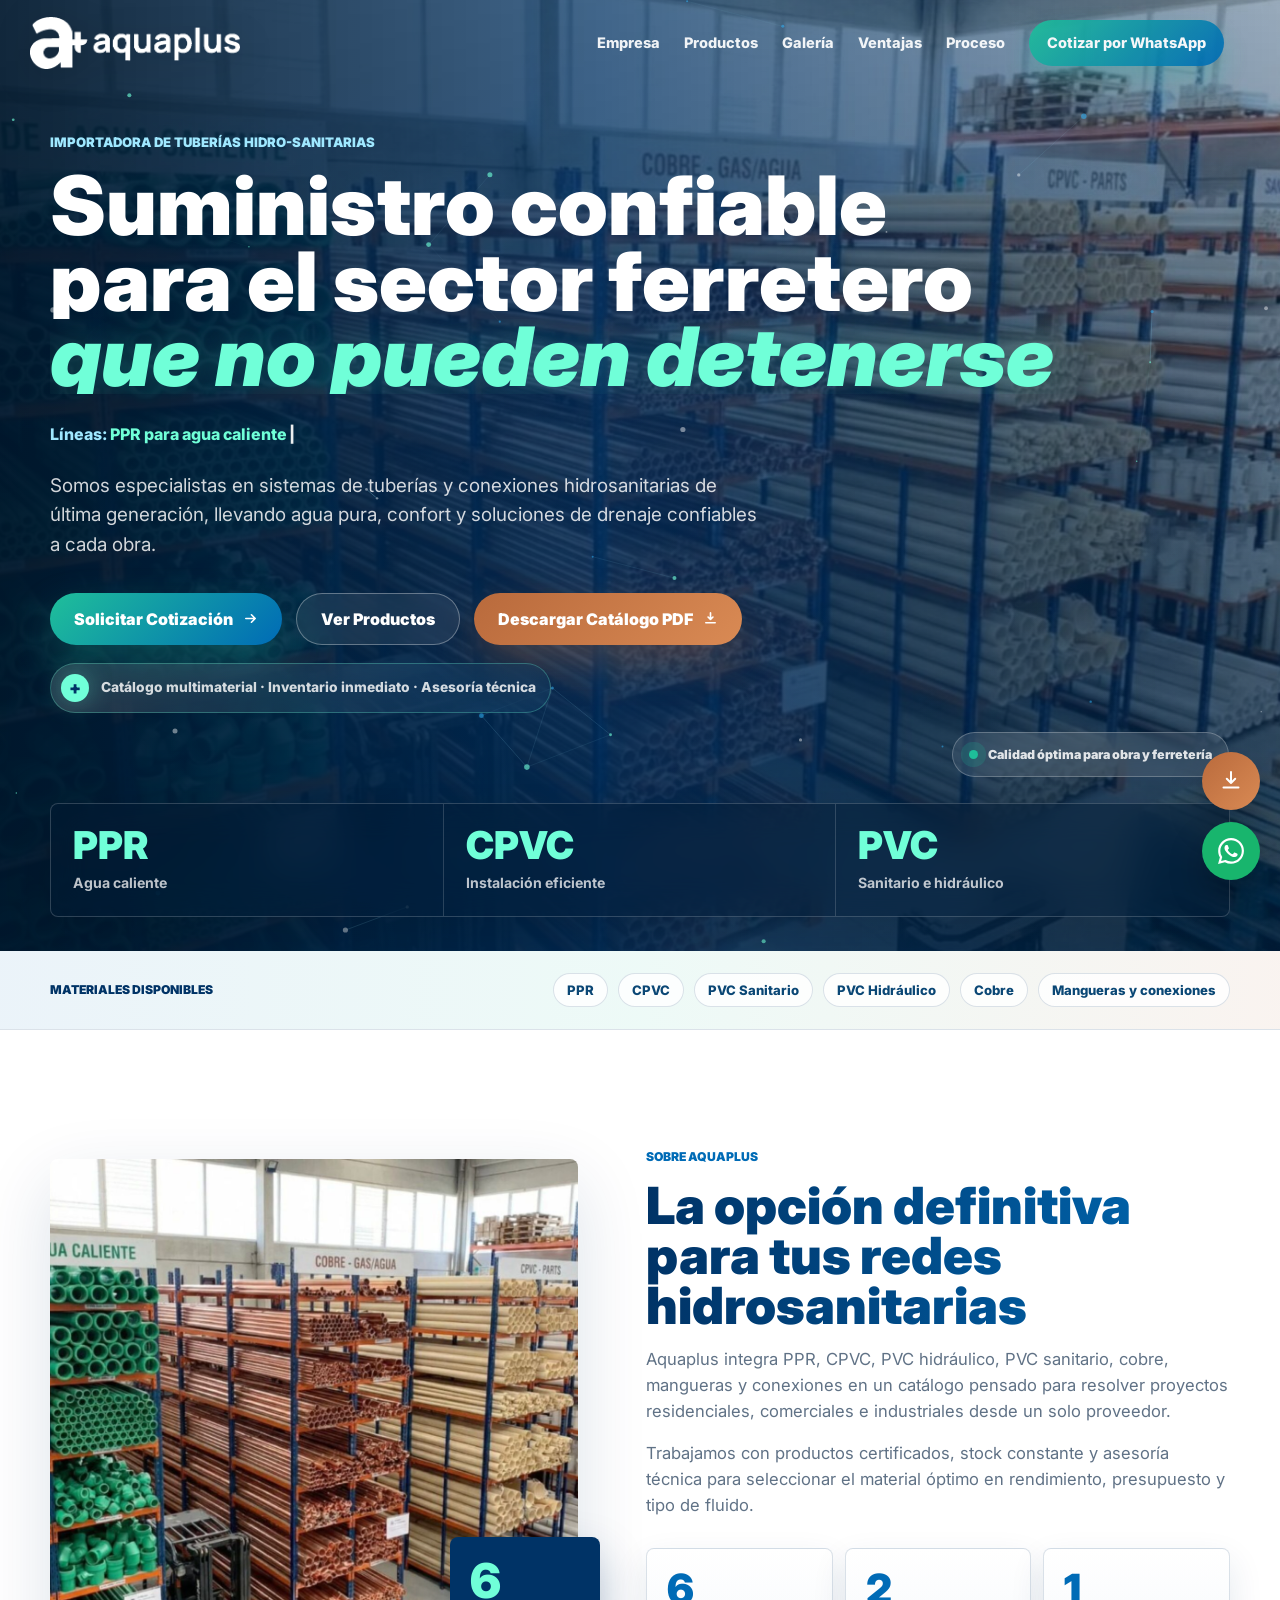
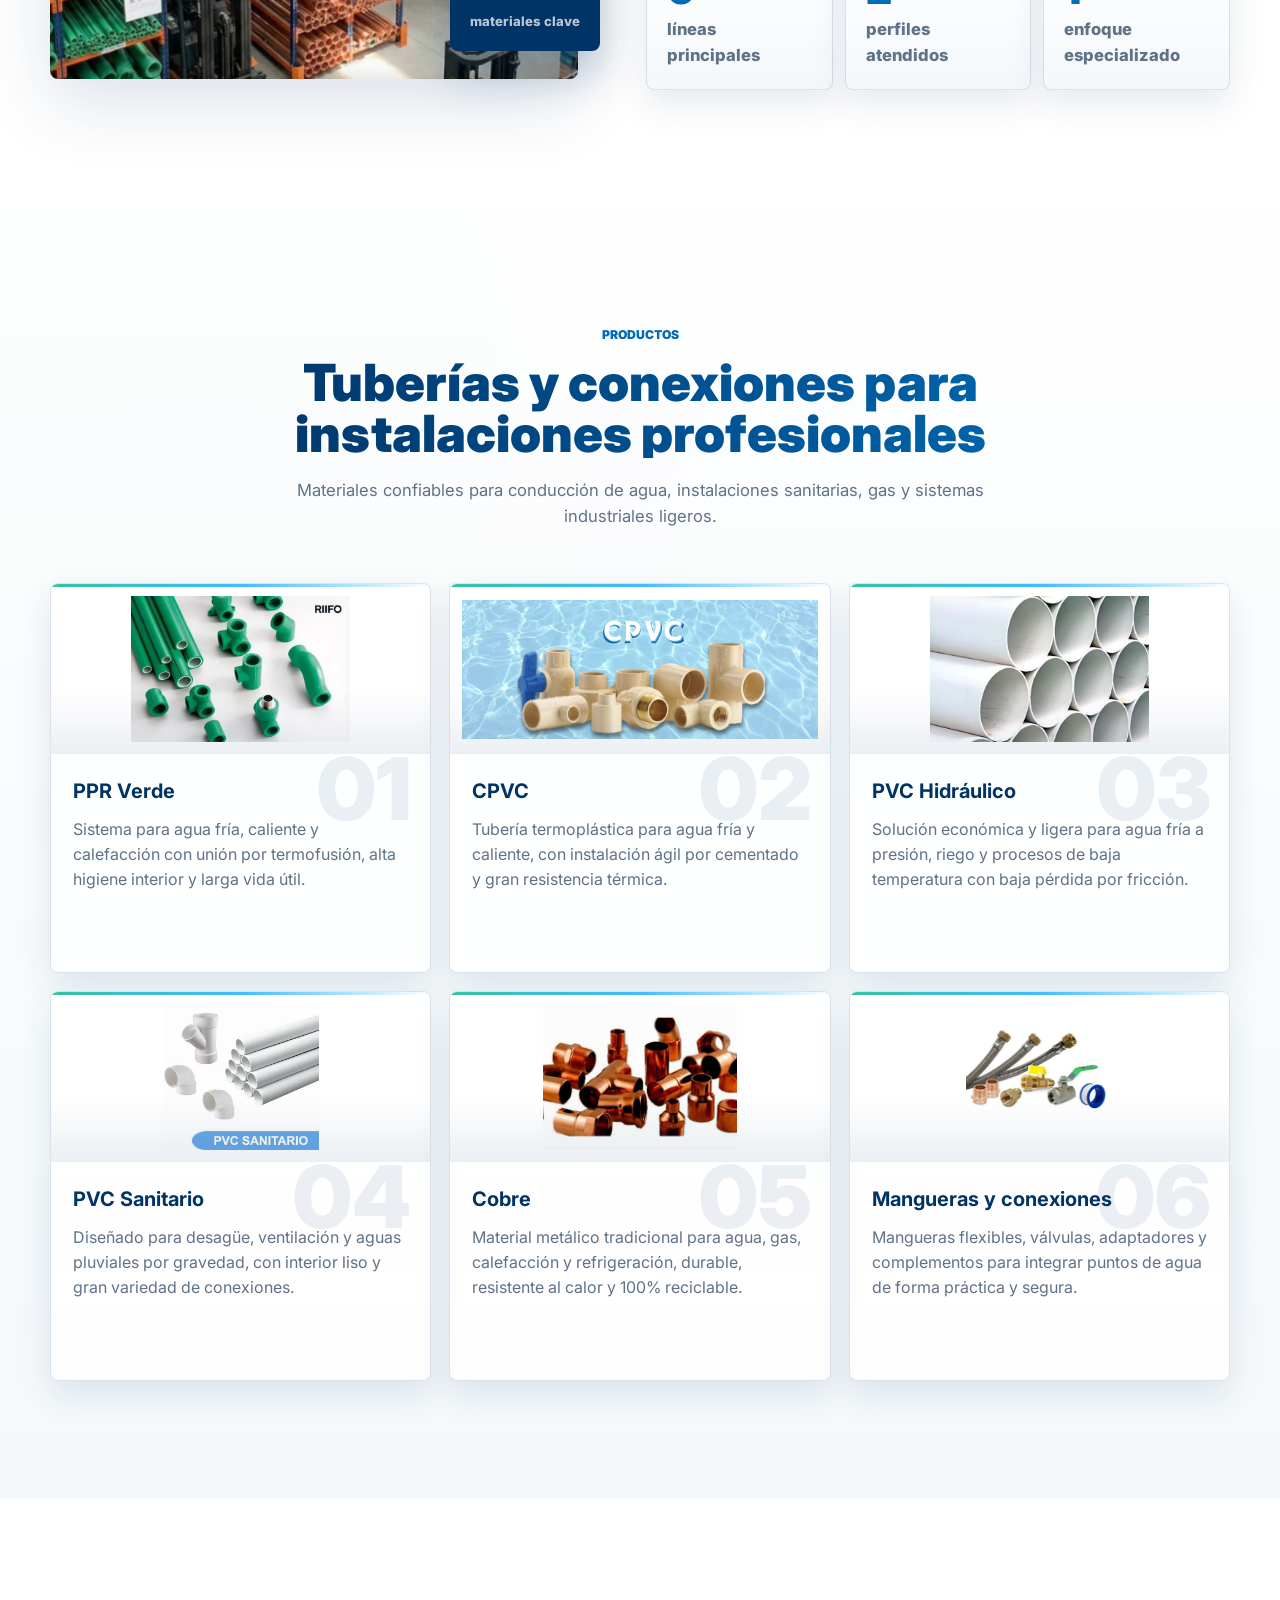
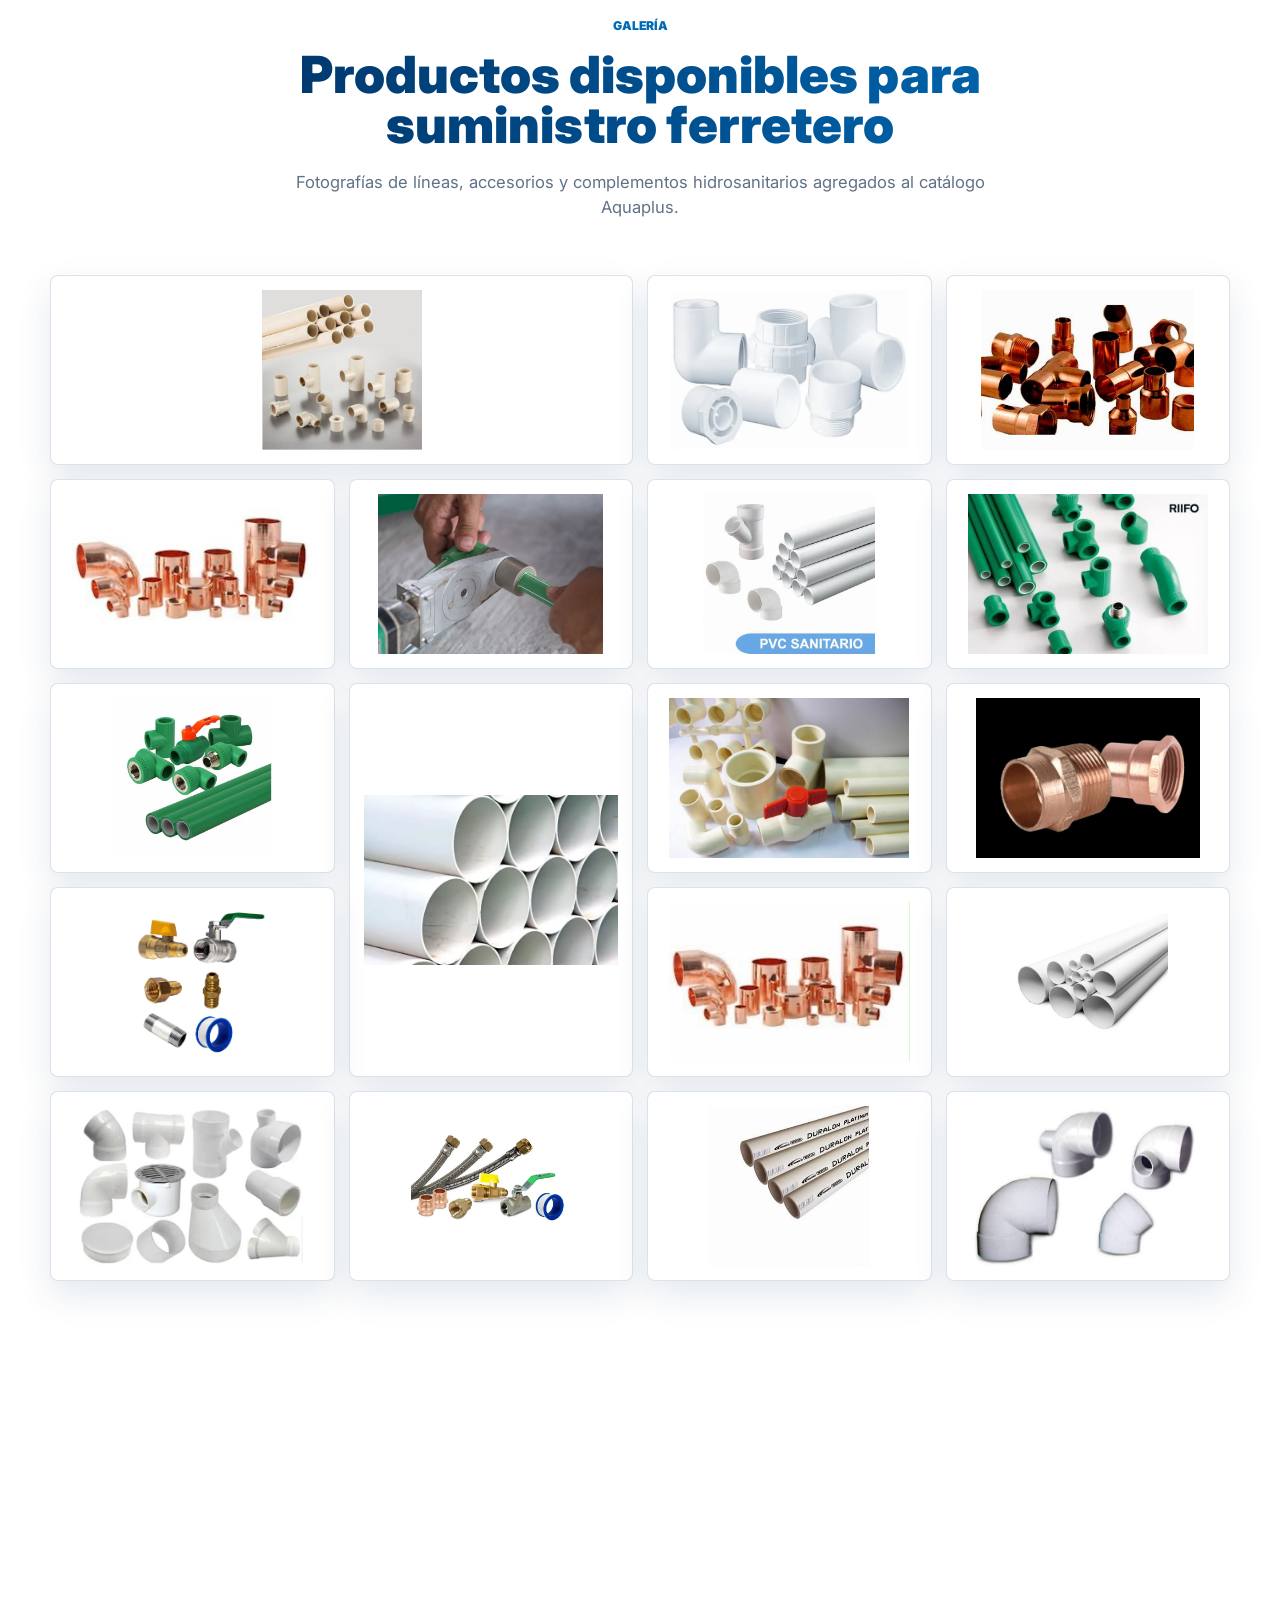
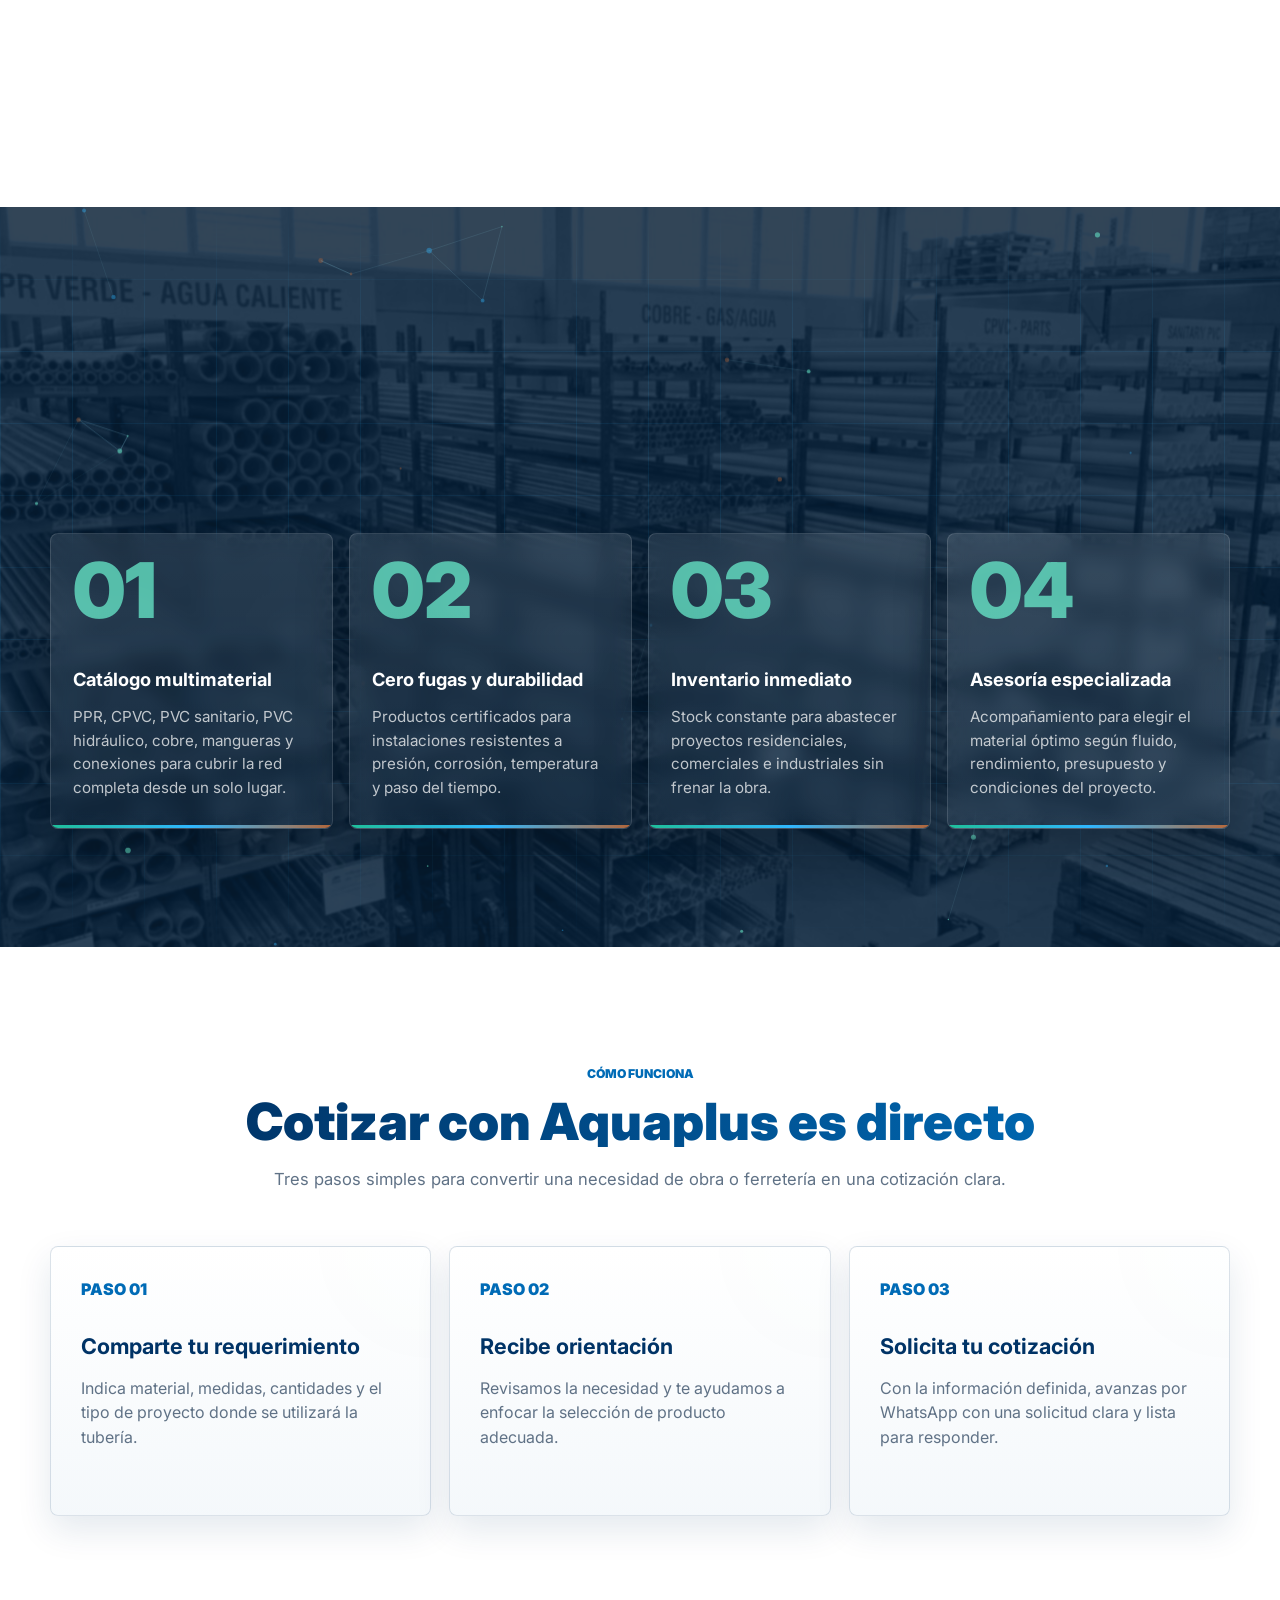
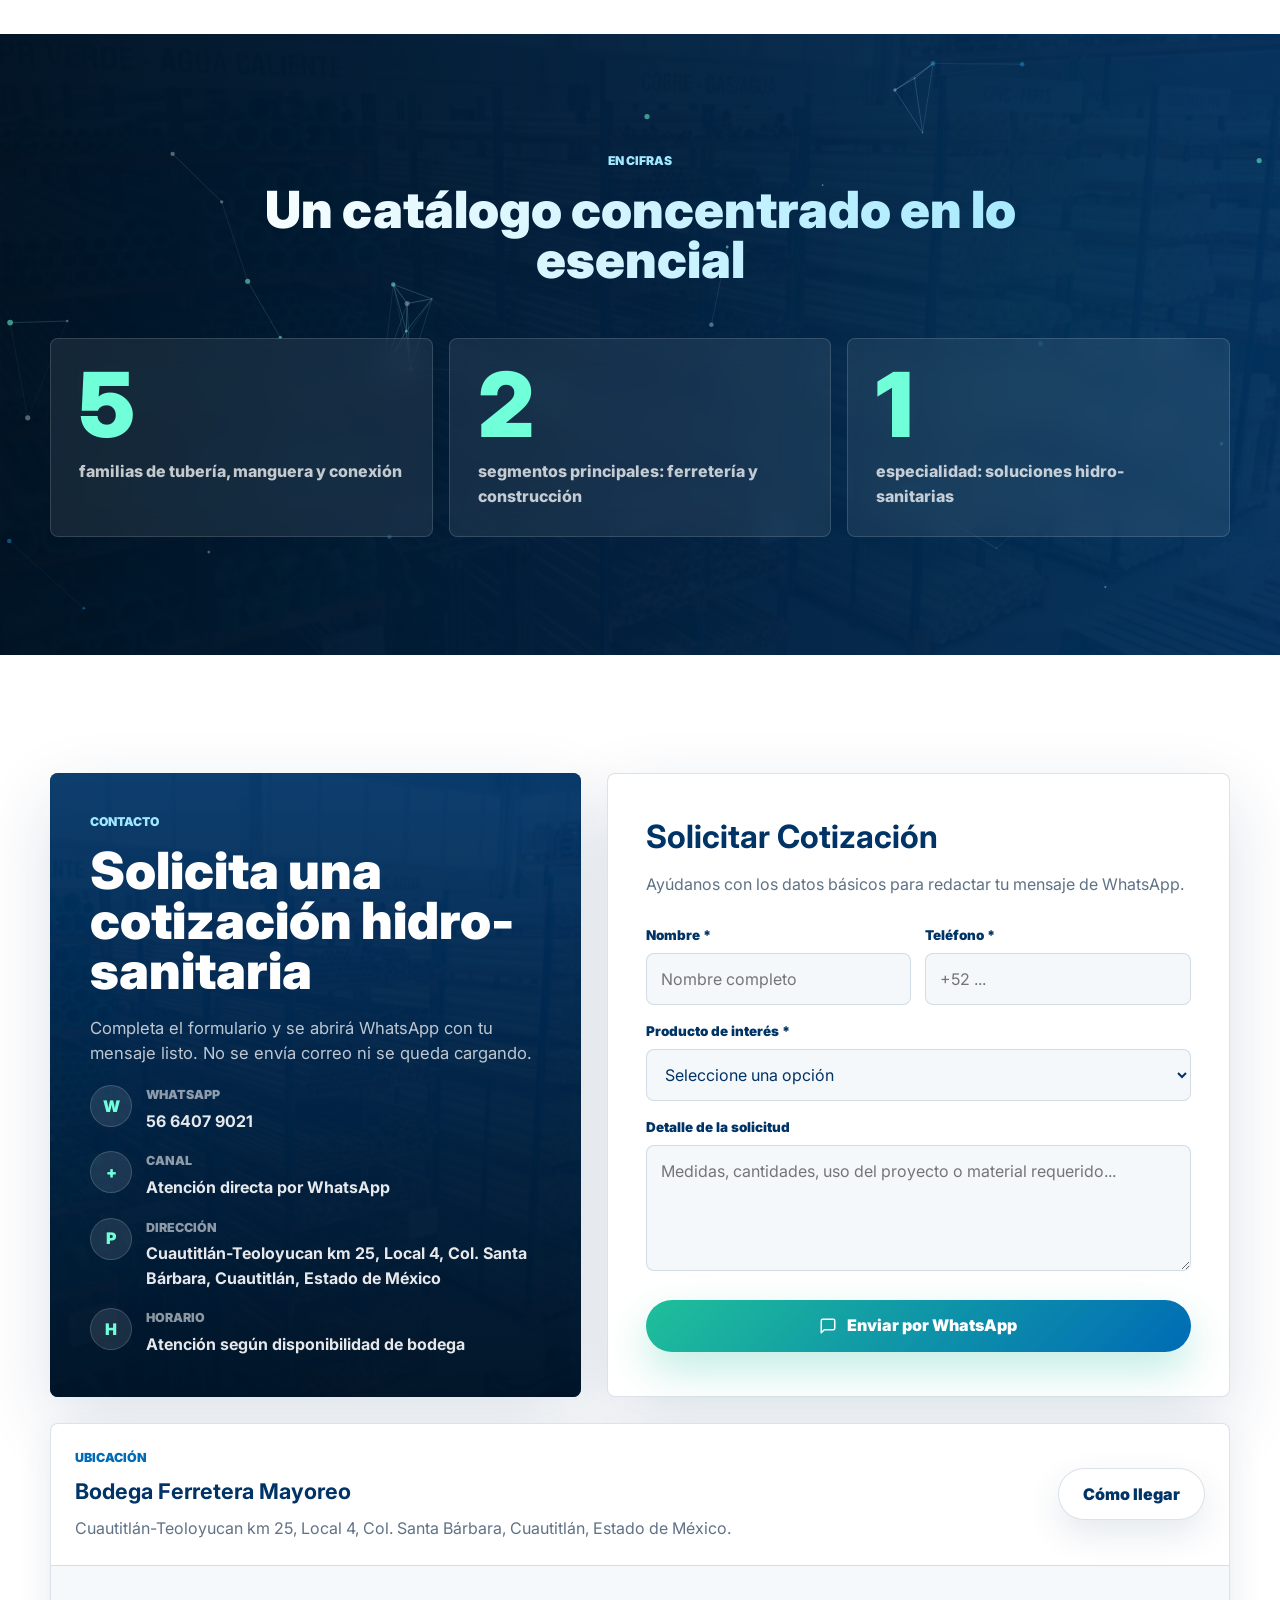
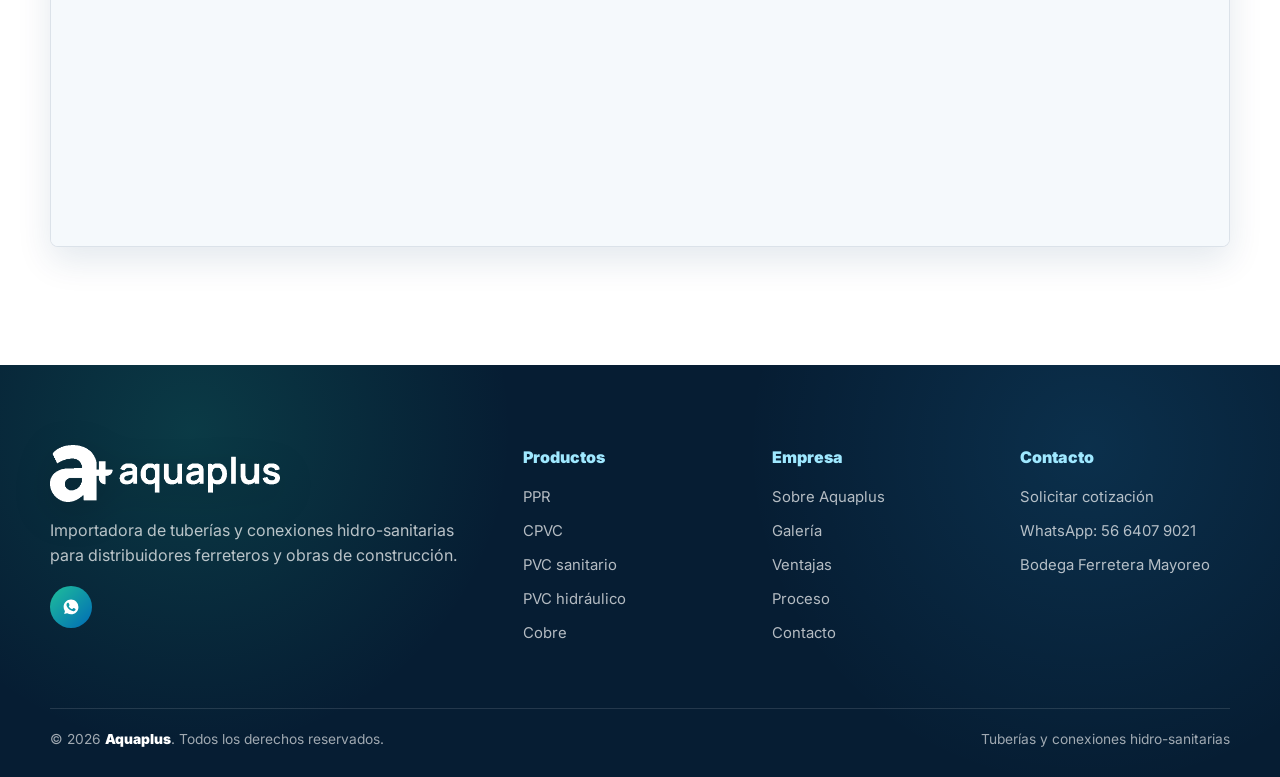
<file: index.html>
<!DOCTYPE html>
<html lang="es">
<head>
  <meta charset="UTF-8">
  <meta name="viewport" content="width=device-width, initial-scale=1.0">
  <title>Aquaplus | Importadora de Tuberías Hidro-Sanitarias</title>
  <meta name="description" content="Aquaplus comercializa sistemas de tuberías, mangueras y conexiones hidrosanitarias PPR, CPVC, PVC sanitario, PVC hidráulico y cobre para obra, ferretería e industria.">
  <meta name="keywords" content="Aquaplus, tuberías hidro-sanitarias, PPR, CPVC, PVC sanitario, PVC hidráulico, cobre, mangueras, conexiones hidráulicas, distribuidores ferreteros, obras de construcción">
  <meta property="og:title" content="Aquaplus | Soluciones hidro-sanitarias para ferreterías y construcción">
  <meta property="og:description" content="Tuberías, mangueras y conexiones PPR, CPVC, PVC sanitario, PVC hidráulico y cobre con enfoque profesional para ferreterías y obra.">
  <meta property="og:type" content="website">
  <meta property="og:image" content="assets/aquaplus-inventario.jpeg">
  <link rel="icon" type="image/png" href="assets/aquaplus-mark.png">
  <link rel="preconnect" href="https://fonts.googleapis.com">
  <link rel="preconnect" href="https://fonts.gstatic.com" crossorigin>
  <link href="https://fonts.googleapis.com/css2?family=Inter:wght@400;500;600;700;800;900&amp;display=swap" rel="stylesheet">
  <link rel="stylesheet" href="styles.css">
</head>
<body>

<!-- LOADER -->
<div id="loader" aria-hidden="true">
  <div class="ld-logo">
    <img src="assets/aquaplus-logo-horizontal.png" alt="" class="ld-logo-img">
    <div class="ld-ring"></div>
  </div>
  <div class="ld-brand">
    <p class="ld-name">Aqua<span>plus</span></p>
    <p class="ld-tag">Soluciones hidro-sanitarias</p>
  </div>
  <div class="ld-progress">
    <div class="ld-track"><div class="ld-fill"></div></div>
    <p class="ld-note">Cargando...</p>
  </div>
</div>

<!-- NAV -->
<nav id="nav" role="navigation" aria-label="Menú principal">
  <div class="nav-wrap">
    <a href="#hero" class="logo" aria-label="Aquaplus">
      <img src="assets/aquaplus-logo-horizontal.png" alt="Aquaplus" class="logo-img">
    </a>
    <ul class="nav-links" role="list">
      <li><a href="#about">Empresa</a></li>
      <li><a href="#services">Productos</a></li>
      <li><a href="#gallery">Galería</a></li>
      <li><a href="#why">Ventajas</a></li>
      <li><a href="#process">Proceso</a></li>
      <li><a href="#contact" class="nav-cta">Cotizar por WhatsApp</a></li>
    </ul>
    <button class="hamburger" id="ham" aria-label="Abrir menú" aria-expanded="false">
      <span></span><span></span><span></span>
    </button>
  </div>
</nav>

<div id="mob" class="mob-menu" role="navigation" aria-label="Menú móvil">
  <a href="#about">Empresa</a>
  <a href="#services">Productos</a>
  <a href="#gallery">Galería</a>
  <a href="#why">Ventajas</a>
  <a href="#process">Proceso</a>
  <a href="#contact">Cotizar por WhatsApp</a>
</div>

<main>

<!-- HERO -->
<section id="hero" aria-label="Encabezado principal">
  <div class="hero-bg fixed-bg" aria-hidden="true"></div>
  <div class="hero-ov" aria-hidden="true"></div>
  <canvas id="pcanvas" class="particle-canvas" aria-hidden="true"></canvas>

  <div class="hero-body">
    <div class="wrap">
      <p class="hero-eyebrow rev">Importadora de tuberías hidro-sanitarias</p>
      <h1 class="hero-h1 rev d1">
        <span class="h1-line"><span class="h1-inner">Suministro confiable</span></span>
        <span class="h1-line"><span class="h1-inner">para el sector ferretero</span></span>
        <span class="h1-line h1-accent"><span class="h1-inner">que no pueden detenerse</span></span>
      </h1>
      <p class="hero-typewriter rev d2" aria-label="Materiales disponibles">
        <span class="tw-label">Líneas:</span>
        <span class="tw-text" id="twText"></span><span class="tw-cursor" aria-hidden="true">|</span>
      </p>
      <p class="hero-p rev d3">
        Somos especialistas en sistemas de tuberías y conexiones hidrosanitarias de última generación, llevando agua pura, confort y soluciones de drenaje confiables a cada obra.
      </p>
      <div class="hero-btns rev d4">
        <a href="https://wa.me/525664079021?text=Hola%2C%20quiero%20solicitar%20una%20cotizaci%C3%B3n%20de%20tuber%C3%ADas%20y%20conexiones%20Aquaplus." target="_blank" rel="noopener noreferrer" class="btn-primary">
          Solicitar Cotización
          <svg width="15" height="15" viewBox="0 0 16 16" fill="none" aria-hidden="true">
            <path d="M3 8h10M9 4l4 4-4 4" stroke="currentColor" stroke-width="1.75" stroke-linecap="round" stroke-linejoin="round"/>
          </svg>
        </a>
        <a href="#services" class="btn-secondary">Ver Productos</a>
        <a href="https://drive.google.com/uc?export=download&amp;id=1cywzPH9WtXy5QPLz_uITSjXoz3-iJM-T" target="_blank" rel="noopener noreferrer" class="btn-catalog">
          Descargar Catálogo PDF
          <svg width="15" height="15" viewBox="0 0 16 16" fill="none" aria-hidden="true">
            <path d="M8 2v7m0 0l2.6-2.6M8 9L5.4 6.4M3 12.5h10" stroke="currentColor" stroke-width="1.75" stroke-linecap="round" stroke-linejoin="round"/>
          </svg>
        </a>
      </div>
      <div class="plus-signal rev d4" aria-label="Ventaja Aquaplus">
        <span class="plus-mark">+</span>
        <span>Catálogo multimaterial · Inventario inmediato · Asesoría técnica</span>
      </div>
    </div>
  </div>

  <div class="hero-stats" aria-label="Datos clave">
    <div class="wrap">
      <div class="stats-row">
        <div class="stat-col">
          <span class="stat-val">PPR</span>
          <span class="stat-lbl">Agua caliente</span>
        </div>
        <div class="stat-col">
          <span class="stat-val">CPVC</span>
          <span class="stat-lbl">Instalación eficiente</span>
        </div>
        <div class="stat-col">
          <span class="stat-val">PVC</span>
          <span class="stat-lbl">Sanitario e hidráulico</span>
        </div>
      </div>
    </div>
  </div>

  <div class="hero-badge" aria-hidden="true">
    <span class="hb-dot"></span>
    <span class="hb-text">Calidad óptima para obra y ferretería</span>
  </div>
</section>

<!-- TRUST BAR -->
<section id="trust" aria-label="Materiales que manejamos">
  <div class="trust-bg" aria-hidden="true"></div>
  <div class="wrap">
    <div class="trust-row rev">
      <p class="trust-label">Materiales disponibles</p>
      <div class="trust-chips">
        <span class="trust-chip">PPR</span>
        <span class="trust-chip">CPVC</span>
        <span class="trust-chip">PVC Sanitario</span>
        <span class="trust-chip">PVC Hidráulico</span>
        <span class="trust-chip">Cobre</span>
        <span class="trust-chip">Mangueras y conexiones</span>
      </div>
    </div>
  </div>
</section>

<!-- ABOUT -->
<section id="about" class="section bg-white">
  <div class="wrap">
    <div class="about-grid">
      <div class="about-img-wrap rev from-l">
        <div class="about-img-main">
          <img src="assets/aquaplus-inventario.jpeg" alt="Inventario real de tuberías PPR, cobre, CPVC y PVC de Aquaplus" loading="lazy">
        </div>
        <div class="about-accent">
          <p class="a-num">6</p>
          <p class="a-lbl">materiales clave</p>
        </div>
      </div>
      <div class="about-text rev">
        <p class="eyebrow">Sobre Aquaplus</p>
        <h2 class="heading heading--shine">La opción definitiva para tus redes hidrosanitarias</h2>
        <p>Aquaplus integra PPR, CPVC, PVC hidráulico, PVC sanitario, cobre, mangueras y conexiones en un catálogo pensado para resolver proyectos residenciales, comerciales e industriales desde un solo proveedor.</p>
        <p>Trabajamos con productos certificados, stock constante y asesoría técnica para seleccionar el material óptimo en rendimiento, presupuesto y tipo de fluido.</p>
        <div class="about-stats">
          <div class="a-stat">
            <p class="a-stat-n" data-count="6" data-prefix="" data-suffix=""></p>
            <p class="a-stat-l">líneas principales</p>
          </div>
          <div class="a-stat">
            <p class="a-stat-n" data-count="2" data-prefix="" data-suffix=""></p>
            <p class="a-stat-l">perfiles atendidos</p>
          </div>
          <div class="a-stat">
            <p class="a-stat-n" data-count="1" data-prefix="" data-suffix=""></p>
            <p class="a-stat-l">enfoque especializado</p>
          </div>
        </div>
      </div>
    </div>
  </div>
</section>

<!-- SERVICES -->
<section id="services" class="section bg-off">
  <div class="wrap">
    <div class="section-head section-head--center rev">
      <p class="eyebrow">Productos</p>
      <h2 class="heading heading--shine">Tuberías y conexiones para instalaciones profesionales</h2>
      <p class="sub">Materiales confiables para conducción de agua, instalaciones sanitarias, gas y sistemas industriales ligeros.</p>
    </div>
    <div class="svc-grid product-grid">
      <article class="svc-card product-card rev d1">
        <div class="product-photo ppr"><img src="assets/producto-ppr.jpeg" alt="Tubería PPR verde para agua caliente" loading="lazy"></div>
        <span class="svc-num" aria-hidden="true">01</span>
        <h3>PPR Verde</h3>
        <p>Sistema para agua fría, caliente y calefacción con unión por termofusión, alta higiene interior y larga vida útil.</p>
      </article>
      <article class="svc-card product-card rev d2">
        <div class="product-photo cpvc"><img src="assets/producto-cpvc.jpeg" alt="Tubería CPVC para agua caliente y fría" loading="lazy"></div>
        <span class="svc-num" aria-hidden="true">02</span>
        <h3>CPVC</h3>
        <p>Tubería termoplástica para agua fría y caliente, con instalación ágil por cementado y gran resistencia térmica.</p>
      </article>
      <article class="svc-card product-card rev d3">
        <div class="product-photo hydraulic"><img src="assets/producto-pvc-hidraulico.jpeg" alt="Tubería PVC hidráulico para conducción de agua a presión" loading="lazy"></div>
        <span class="svc-num" aria-hidden="true">03</span>
        <h3>PVC Hidráulico</h3>
        <p>Solución económica y ligera para agua fría a presión, riego y procesos de baja temperatura con baja pérdida por fricción.</p>
      </article>
      <article class="svc-card product-card rev d4">
        <div class="product-photo sanitary"><img src="assets/producto-pvc-sanitario.jpeg" alt="Tubería PVC sanitario para drenaje y ventilación" loading="lazy"></div>
        <span class="svc-num" aria-hidden="true">04</span>
        <h3>PVC Sanitario</h3>
        <p>Diseñado para desagüe, ventilación y aguas pluviales por gravedad, con interior liso y gran variedad de conexiones.</p>
      </article>
      <article class="svc-card product-card rev d5">
        <div class="product-photo copper"><img src="assets/producto-cobre.jpeg" alt="Tubería y conexiones de cobre para gas y agua" loading="lazy"></div>
        <span class="svc-num" aria-hidden="true">05</span>
        <h3>Cobre</h3>
        <p>Material metálico tradicional para agua, gas, calefacción y refrigeración, durable, resistente al calor y 100% reciclable.</p>
      </article>
      <article class="svc-card product-card rev d6">
        <div class="product-photo hoses"><img src="assets/producto-mangueras.jpeg" alt="Mangueras y conexiones para instalaciones hidrosanitarias" loading="lazy"></div>
        <span class="svc-num" aria-hidden="true">06</span>
        <h3>Mangueras y conexiones</h3>
        <p>Mangueras flexibles, válvulas, adaptadores y complementos para integrar puntos de agua de forma práctica y segura.</p>
      </article>
    </div>
  </div>
</section>

<!-- GALLERY -->
<section id="gallery" class="section bg-white">
  <div class="wrap">
    <div class="section-head section-head--center rev">
      <p class="eyebrow">Galería</p>
      <h2 class="heading heading--shine">Productos disponibles para suministro ferretero</h2>
      <p class="sub">Fotografías de líneas, accesorios y complementos hidrosanitarios agregados al catálogo Aquaplus.</p>
    </div>
    <div class="gallery-grid">
      <figure class="gallery-item gallery-item--wide rev d1">
        <img src="assets/galeria/galeria-01.jpeg" alt="Tuberías y conexiones para instalaciones hidrosanitarias" loading="lazy">
      </figure>
      <figure class="gallery-item rev d2">
        <img src="assets/galeria/galeria-02.jpeg" alt="Conexiones PVC blancas" loading="lazy">
      </figure>
      <figure class="gallery-item rev d3">
        <img src="assets/galeria/galeria-03.jpeg" alt="Conexiones de cobre" loading="lazy">
      </figure>
      <figure class="gallery-item rev d4">
        <img src="assets/galeria/galeria-04.jpeg" alt="Accesorios de cobre para instalación" loading="lazy">
      </figure>
      <figure class="gallery-item rev d5">
        <img src="assets/galeria/galeria-05.jpeg" alt="Instalación de tubería PPR por termofusión" loading="lazy">
      </figure>
      <figure class="gallery-item rev d6">
        <img src="assets/galeria/galeria-06.jpeg" alt="PVC sanitario y conexiones" loading="lazy">
      </figure>
      <figure class="gallery-item rev d1">
        <img src="assets/galeria/galeria-07.jpeg" alt="Tubería PPR verde y conexiones" loading="lazy">
      </figure>
      <figure class="gallery-item rev d2">
        <img src="assets/galeria/galeria-08.jpeg" alt="Tubería PPR verde con adaptadores" loading="lazy">
      </figure>
      <figure class="gallery-item gallery-item--tall rev d3">
        <img src="assets/galeria/galeria-09.jpeg" alt="Tubería PVC hidráulica" loading="lazy">
      </figure>
      <figure class="gallery-item rev d4">
        <img src="assets/galeria/galeria-10.jpeg" alt="Tubería CPVC y válvulas" loading="lazy">
      </figure>
      <figure class="gallery-item rev d5">
        <img src="assets/galeria/galeria-11.jpeg" alt="Adaptador de cobre para instalaciones" loading="lazy">
      </figure>
      <figure class="gallery-item rev d6">
        <img src="assets/galeria/galeria-12.jpeg" alt="Mangueras flexibles y válvulas" loading="lazy">
      </figure>
      <figure class="gallery-item rev d1">
        <img src="assets/galeria/galeria-13.jpeg" alt="Conexiones de cobre para gas y agua" loading="lazy">
      </figure>
      <figure class="gallery-item rev d2">
        <img src="assets/galeria/galeria-14.jpeg" alt="Tubería PVC blanca" loading="lazy">
      </figure>
      <figure class="gallery-item rev d3">
        <img src="assets/galeria/galeria-15.jpeg" alt="Conexiones PVC sanitario" loading="lazy">
      </figure>
      <figure class="gallery-item rev d4">
        <img src="assets/galeria/galeria-16.jpeg" alt="Mangueras y conexiones flexibles" loading="lazy">
      </figure>
      <figure class="gallery-item rev d5">
        <img src="assets/galeria/galeria-17.jpeg" alt="Tubería CPVC para agua caliente" loading="lazy">
      </figure>
      <figure class="gallery-item rev d6">
        <img src="assets/galeria/galeria-18.jpeg" alt="Codos PVC para instalación sanitaria" loading="lazy">
      </figure>
      <figure class="gallery-item gallery-item--wide rev d1">
        <img src="assets/galeria/galeria-19.jpeg" alt="Mangueras flexibles para conexión hidráulica" loading="lazy">
      </figure>
      <figure class="gallery-item rev d2">
        <img src="assets/galeria/galeria-20.jpeg" alt="Tubería PPR con refuerzo" loading="lazy">
      </figure>
      <figure class="gallery-item rev d3">
        <img src="assets/galeria/galeria-21.jpeg" alt="Conexiones PVC blancas para agua" loading="lazy">
      </figure>
      <figure class="gallery-item rev d4">
        <img src="assets/galeria/galeria-22.jpeg" alt="Conexiones CPVC" loading="lazy">
      </figure>
      <figure class="gallery-item rev d5">
        <img src="assets/galeria/galeria-23.jpeg" alt="Conexiones mixtas para instalaciones hidrosanitarias" loading="lazy">
      </figure>
    </div>
  </div>
</section>

<!-- WHY -->
<section id="why" class="section bg-navy">
  <div class="why-bg fixed-bg" aria-hidden="true"></div>
  <canvas id="pcanvasWhy" class="particle-canvas" aria-hidden="true"></canvas>
  <div class="wrap">
    <div class="section-head section-head--center rev">
      <p class="eyebrow eyebrow--white">Por qué elegirnos</p>
      <h2 class="heading heading--white heading--shine-dark">La diferencia Aquaplus</h2>
      <p class="sub sub--white">Un proveedor enfocado en disponibilidad, durabilidad y orientación técnica para que cada instalación avance sin retrasos.</p>
    </div>
    <div class="benefit-grid">
      <article class="benefit-card rev d1">
        <span class="benefit-num">01</span>
        <h3>Catálogo multimaterial</h3>
        <p>PPR, CPVC, PVC sanitario, PVC hidráulico, cobre, mangueras y conexiones para cubrir la red completa desde un solo lugar.</p>
      </article>
      <article class="benefit-card rev d2">
        <span class="benefit-num">02</span>
        <h3>Cero fugas y durabilidad</h3>
        <p>Productos certificados para instalaciones resistentes a presión, corrosión, temperatura y paso del tiempo.</p>
      </article>
      <article class="benefit-card rev d3">
        <span class="benefit-num">03</span>
        <h3>Inventario inmediato</h3>
        <p>Stock constante para abastecer proyectos residenciales, comerciales e industriales sin frenar la obra.</p>
      </article>
      <article class="benefit-card rev d4">
        <span class="benefit-num">04</span>
        <h3>Asesoría especializada</h3>
        <p>Acompañamiento para elegir el material óptimo según fluido, rendimiento, presupuesto y condiciones del proyecto.</p>
      </article>
    </div>
  </div>
</section>

<!-- PROCESS -->
<section id="process" class="section bg-white">
  <div class="wrap">
    <div class="section-head section-head--center rev">
      <p class="eyebrow">Cómo funciona</p>
      <h2 class="heading heading--shine">Cotizar con Aquaplus es directo</h2>
      <p class="sub">Tres pasos simples para convertir una necesidad de obra o ferretería en una cotización clara.</p>
    </div>
    <div class="process-grid">
      <article class="process-item rev d1">
        <p class="step-kicker">Paso 01</p>
        <h3>Comparte tu requerimiento</h3>
        <p>Indica material, medidas, cantidades y el tipo de proyecto donde se utilizará la tubería.</p>
      </article>
      <article class="process-item rev d2">
        <p class="step-kicker">Paso 02</p>
        <h3>Recibe orientación</h3>
        <p>Revisamos la necesidad y te ayudamos a enfocar la selección de producto adecuada.</p>
      </article>
      <article class="process-item rev d3">
        <p class="step-kicker">Paso 03</p>
        <h3>Solicita tu cotización</h3>
        <p>Con la información definida, avanzas por WhatsApp con una solicitud clara y lista para responder.</p>
      </article>
    </div>
  </div>
</section>

<!-- NUMBERS -->
<section id="numbers">
  <div class="numbers-bg fixed-bg" aria-hidden="true"></div>
  <div class="numbers-ov" aria-hidden="true"></div>
  <canvas id="pcanvasNumbers" class="particle-canvas" aria-hidden="true"></canvas>
  <div class="wrap">
    <div class="section-head section-head--center rev">
      <p class="eyebrow eyebrow--white">En cifras</p>
      <h2 class="heading heading--white heading--shine-dark">Un catálogo concentrado en lo esencial</h2>
    </div>
    <div class="numbers-grid">
      <div class="number-item rev d1">
        <p class="num-v" data-count="6" data-prefix="" data-suffix="">0</p>
        <p class="num-l">familias de tubería, manguera y conexión</p>
      </div>
      <div class="number-item rev d2">
        <p class="num-v" data-count="2" data-prefix="" data-suffix="">0</p>
        <p class="num-l">segmentos principales: ferretería y construcción</p>
      </div>
      <div class="number-item rev d3">
        <p class="num-v" data-count="1" data-prefix="" data-suffix="">0</p>
        <p class="num-l">especialidad: soluciones hidro-sanitarias</p>
      </div>
    </div>
  </div>
</section>

<!-- CONTACT -->
<section id="contact" class="section bg-white">
  <div class="wrap">
    <div class="contact-grid">
      <div class="contact-info rev from-l">
        <div class="contact-info-bg fixed-bg" aria-hidden="true"></div>
        <div class="contact-info-content">
          <p class="eyebrow eyebrow--white">Contacto</p>
          <h2 class="heading heading--white">Solicita una cotización hidro-sanitaria</h2>
          <p class="sub sub--white">Completa el formulario y se abrirá WhatsApp con tu mensaje listo. No se envía correo ni se queda cargando.</p>
          <div class="c-item">
            <div class="c-icon" aria-hidden="true">W</div>
            <div>
              <p class="c-label">WhatsApp</p>
              <p class="c-value"><a href="https://wa.me/525664079021?text=Hola%2C%20quiero%20solicitar%20una%20cotizaci%C3%B3n%20Aquaplus." target="_blank" rel="noopener noreferrer">56 6407 9021</a></p>
            </div>
          </div>
          <div class="c-item">
            <div class="c-icon" aria-hidden="true">+</div>
            <div>
              <p class="c-label">Canal</p>
              <p class="c-value">Atención directa por WhatsApp</p>
            </div>
          </div>
          <div class="c-item">
            <div class="c-icon" aria-hidden="true">P</div>
            <div>
              <p class="c-label">Dirección</p>
              <p class="c-value">Cuautitlán-Teoloyucan km 25, Local 4, Col. Santa Bárbara, Cuautitlán, Estado de México</p>
            </div>
          </div>
          <div class="c-item">
            <div class="c-icon" aria-hidden="true">H</div>
            <div>
              <p class="c-label">Horario</p>
              <p class="c-value">Atención según disponibilidad de bodega</p>
            </div>
          </div>
        </div>
      </div>

      <div class="rev">
        <div class="form-wrap">
          <h3>Solicitar Cotización</h3>
          <p class="form-sub">Ayúdanos con los datos básicos para redactar tu mensaje de WhatsApp.</p>
          <form id="cForm" novalidate>
            <div class="frow">
              <div class="fg">
                <label class="fl" for="fn">Nombre *</label>
                <input class="fi" type="text" id="fn" name="nombre" placeholder="Nombre completo" required autocomplete="name">
              </div>
              <div class="fg">
                <label class="fl" for="ft">Teléfono *</label>
                <input class="fi" type="tel" id="ft" name="telefono" placeholder="+52 ..." required autocomplete="tel">
              </div>
            </div>
            <div class="fg">
              <label class="fl" for="fs">Producto de interés *</label>
              <select class="fi" id="fs" name="producto" required>
                <option value="">Seleccione una opción</option>
                <option value="PPR">PPR</option>
                <option value="CPVC">CPVC</option>
                <option value="PVC sanitario">PVC sanitario</option>
                <option value="PVC hidráulico">PVC hidráulico</option>
                <option value="Cobre">Cobre</option>
                <option value="Mangueras y conexiones">Mangueras y conexiones</option>
              </select>
            </div>
            <div class="fg">
              <label class="fl" for="fm">Detalle de la solicitud</label>
              <textarea class="fi" id="fm" name="mensaje" rows="3" placeholder="Medidas, cantidades, uso del proyecto o material requerido..."></textarea>
            </div>
            <button type="submit" class="btn-submit">
              <svg width="18" height="18" viewBox="0 0 24 24" fill="none" stroke="currentColor" stroke-width="2" stroke-linecap="round" stroke-linejoin="round" aria-hidden="true">
                <path d="M21 15a2 2 0 0 1-2 2H7l-4 4V5a2 2 0 0 1 2-2h14a2 2 0 0 1 2 2z"/>
              </svg>
              Enviar por WhatsApp
            </button>
          </form>
        </div>
      </div>
    </div>

    <div class="map-card rev" aria-label="Dirección de Bodega Ferretera Mayoreo">
      <div class="map-actions">
        <div>
          <p class="map-kicker">Ubicación</p>
          <h3>Bodega Ferretera Mayoreo</h3>
          <p>Cuautitlán-Teoloyucan km 25, Local 4, Col. Santa Bárbara, Cuautitlán, Estado de México.</p>
        </div>
        <a href="https://share.google/38iEsEivWIVylCwKi" target="_blank" rel="noopener noreferrer" class="btn-outline">Cómo llegar</a>
      </div>
      <div class="map-embed-wrap">
        <iframe
          title="Mapa de Bodega Ferretera Mayoreo"
          src="https://www.google.com/maps?q=Bodega%20Ferretera%20Mayoreo%20Cuautitl%C3%A1n-Teoloyucan%20km%2025%2C%20Local%204%2C%20Col.%20Santa%20B%C3%A1rbara%2C%20Cuautitl%C3%A1n%2C%20Estado%20de%20M%C3%A9xico&z=15&output=embed"
          loading="lazy"
          referrerpolicy="no-referrer-when-downgrade"
          allowfullscreen>
        </iframe>
      </div>
    </div>
  </div>
</section>

</main>

<!-- FOOTER -->
<footer>
  <div class="foot-bg" aria-hidden="true"></div>
  <div class="wrap">
    <div class="foot-grid">
      <div>
        <div class="foot-logo">
          <img src="assets/aquaplus-logo-horizontal.png" alt="Aquaplus" class="foot-logo-img">
        </div>
        <p class="foot-desc">Importadora de tuberías y conexiones hidro-sanitarias para distribuidores ferreteros y obras de construcción.</p>
        <div class="foot-social">
          <a href="https://wa.me/525664079021?text=Hola%2C%20quiero%20solicitar%20una%20cotizaci%C3%B3n%20Aquaplus." target="_blank" rel="noopener noreferrer" aria-label="Contactar a Aquaplus por WhatsApp" class="foot-social-btn">
            <svg width="18" height="18" viewBox="0 0 24 24" fill="currentColor" aria-hidden="true"><path d="M17.472 14.382c-.297-.149-1.758-.867-2.03-.967-.273-.099-.471-.148-.67.15-.197.297-.767.966-.94 1.164-.173.199-.347.223-.644.075-.297-.15-1.255-.463-2.39-1.475-.883-.788-1.48-1.761-1.653-2.059-.173-.297-.018-.458.13-.606.134-.133.298-.347.446-.52.149-.174.198-.298.298-.497.099-.198.05-.371-.025-.52-.075-.149-.669-1.612-.916-2.207-.242-.579-.487-.5-.669-.51-.173-.008-.371-.01-.57-.01-.198 0-.52.074-.792.372-.272.297-1.04 1.016-1.04 2.479 0 1.462 1.065 2.875 1.213 3.074.149.198 2.096 3.2 5.077 4.487.709.306 1.262.489 1.694.625.712.227 1.36.195 1.871.118.571-.085 1.758-.719 2.006-1.413.248-.694.248-1.289.173-1.413-.074-.124-.272-.198-.57-.347m-5.421 7.403h-.004a9.87 9.87 0 01-5.031-1.378l-.361-.214-3.741.982.998-3.648-.235-.374a9.86 9.86 0 01-1.51-5.26c.001-5.45 4.436-9.884 9.888-9.884 2.64 0 5.122 1.03 6.988 2.898a9.825 9.825 0 012.893 6.994c-.003 5.45-4.437 9.884-9.885 9.884"/></svg>
          </a>
        </div>
      </div>
      <div>
        <p class="foot-col-title">Productos</p>
        <ul class="foot-links">
          <li><a href="#services">PPR</a></li>
          <li><a href="#services">CPVC</a></li>
          <li><a href="#services">PVC sanitario</a></li>
          <li><a href="#services">PVC hidráulico</a></li>
          <li><a href="#services">Cobre</a></li>
        </ul>
      </div>
      <div>
        <p class="foot-col-title">Empresa</p>
        <ul class="foot-links">
          <li><a href="#about">Sobre Aquaplus</a></li>
          <li><a href="#gallery">Galería</a></li>
          <li><a href="#why">Ventajas</a></li>
          <li><a href="#process">Proceso</a></li>
          <li><a href="#contact">Contacto</a></li>
        </ul>
      </div>
      <div>
        <p class="foot-col-title">Contacto</p>
        <ul class="foot-links">
          <li><a href="#contact">Solicitar cotización</a></li>
          <li><a href="https://wa.me/525664079021?text=Hola%2C%20quiero%20informaci%C3%B3n%20sobre%20Aquaplus." target="_blank" rel="noopener noreferrer">WhatsApp: 56 6407 9021</a></li>
          <li><a href="https://share.google/38iEsEivWIVylCwKi" target="_blank" rel="noopener noreferrer">Bodega Ferretera Mayoreo</a></li>
        </ul>
      </div>
    </div>
    <div class="foot-bottom">
      <p>© 2026 <span>Aquaplus</span>. Todos los derechos reservados.</p>
      <p>Tuberías y conexiones hidro-sanitarias</p>
    </div>
  </div>
</footer>

<!-- FLOATING ACTION BUTTONS -->
<div class="fab-stack">
  <div class="fab-item">
    <span class="fab-tip">Descargar Catálogo PDF</span>
    <a href="https://drive.google.com/uc?export=download&amp;id=1cywzPH9WtXy5QPLz_uITSjXoz3-iJM-T" target="_blank" rel="noopener noreferrer" class="fab-btn catalog-btn" aria-label="Descargar catálogo Aquaplus en PDF">
      <svg width="24" height="24" viewBox="0 0 24 24" fill="none" aria-hidden="true">
        <path d="M12 3v11m0 0l4.2-4.2M12 14l-4.2-4.2M4.5 18.5h15" stroke="#fff" stroke-width="2" stroke-linecap="round" stroke-linejoin="round"/>
      </svg>
    </a>
  </div>
  <div class="fab-item">
    <span class="fab-tip">Cotizar por WhatsApp</span>
    <a href="https://wa.me/525664079021?text=Hola%2C%20quiero%20solicitar%20una%20cotizaci%C3%B3n%20de%20tuber%C3%ADas%20y%20conexiones%20Aquaplus." target="_blank" rel="noopener noreferrer" class="fab-btn wa-btn" aria-label="Contactar a Aquaplus por WhatsApp">
      <svg viewBox="0 0 24 24" width="26" height="26" aria-hidden="true">
        <path fill="#fff" d="M17.472 14.382c-.297-.149-1.758-.867-2.03-.967-.273-.099-.471-.148-.67.15-.197.297-.767.966-.94 1.164-.173.199-.347.223-.644.075-.297-.15-1.255-.463-2.39-1.475-.883-.788-1.48-1.761-1.653-2.059-.173-.297-.018-.458.13-.606.134-.133.298-.347.446-.52.149-.174.198-.298.298-.497.099-.198.05-.371-.025-.52-.075-.149-.669-1.612-.916-2.207-.242-.579-.487-.5-.669-.51-.173-.008-.371-.01-.57-.01-.198 0-.52.074-.792.372-.272.297-1.04 1.016-1.04 2.479 0 1.462 1.065 2.875 1.213 3.074.149.198 2.096 3.2 5.077 4.487.709.306 1.262.489 1.694.625.712.227 1.36.195 1.871.118.571-.085 1.758-.719 2.006-1.413.248-.694.248-1.289.173-1.413-.074-.124-.272-.198-.57-.347m-5.421 7.403h-.004a9.87 9.87 0 01-5.031-1.378l-.361-.214-3.741.982.998-3.648-.235-.374a9.86 9.86 0 01-1.51-5.26c.001-5.45 4.436-9.884 9.888-9.884 2.64 0 5.122 1.03 6.988 2.898a9.825 9.825 0 012.893 6.994c-.003 5.45-4.437 9.884-9.885 9.884m8.413-18.297A11.815 11.815 0 0012.05 0C5.495 0 .16 5.335.157 11.892c0 2.096.547 4.142 1.588 5.945L.057 24l6.305-1.654a11.882 11.882 0 005.683 1.448h.005c6.554 0 11.89-5.335 11.893-11.893a11.821 11.821 0 00-3.48-8.413z"/>
      </svg>
    </a>
  </div>
</div>

<script src="script.js"></script>
</body>
</html>
</file>
<file: styles.css>
:root {
  --ink: #003366;
  --ink-2: #0a4775;
  --blue: #006bb6;
  --cyan: #2fb7ff;
  --aqua: #1fbf9a;
  --copper: #b96a3c;
  --white: #ffffff;
  --off: #f4f8fb;
  --line: rgba(0, 51, 102, .14);
  --muted: #607286;
  --dark: #061d33;
  --shadow: 0 24px 70px rgba(0, 51, 102, .14);
  --soft-shadow: 0 14px 35px rgba(0, 51, 102, .11);
  --radius: 8px;
  --nav-h: 86px;
}

* {
  box-sizing: border-box;
}

html {
  scroll-behavior: smooth;
}

body {
  margin: 0;
  font-family: "Inter", system-ui, -apple-system, BlinkMacSystemFont, "Segoe UI", sans-serif;
  color: var(--ink);
  background: var(--white);
  line-height: 1.55;
  overflow-x: hidden;
}

body.is-loading {
  overflow: hidden;
}

img {
  display: block;
  max-width: 100%;
}

a {
  color: inherit;
  text-decoration: none;
}

button,
input,
textarea,
select {
  font: inherit;
}

.wrap {
  width: min(1180px, calc(100% - 40px));
  margin: 0 auto;
  position: relative;
  z-index: 2;
}

.section {
  padding: 118px 0;
  position: relative;
  overflow: hidden;
  scroll-margin-top: 92px;
}

.bg-white {
  background: var(--white);
}

.bg-off {
  background:
    linear-gradient(180deg, rgba(255,255,255,.92), rgba(244,248,251,.96)),
    radial-gradient(circle at 15% 18%, rgba(31,191,154,.13), transparent 34%),
    var(--off);
}

.bg-navy {
  background: var(--dark);
  color: var(--white);
}

.eyebrow {
  margin: 0 0 13px;
  color: var(--blue);
  font-size: .76rem;
  font-weight: 900;
  text-transform: uppercase;
  letter-spacing: 0;
}

.eyebrow--white {
  color: #9fe8ff;
}

.heading {
  margin: 0;
  color: var(--ink);
  font-size: clamp(2rem, 4vw, 4rem);
  line-height: .98;
  font-weight: 900;
  max-width: 900px;
}

.heading--white {
  color: var(--white);
}

.heading--shine {
  background: linear-gradient(92deg, var(--ink) 0%, var(--blue) 44%, var(--aqua) 72%, var(--ink) 100%);
  background-size: 240% auto;
  color: transparent;
  background-clip: text;
  -webkit-background-clip: text;
  animation: shineText 7s linear infinite;
}

.heading--shine-dark {
  background: linear-gradient(92deg, var(--white) 0%, #9fe8ff 42%, #58ffcf 70%, var(--white) 100%);
  background-size: 240% auto;
  color: transparent;
  background-clip: text;
  -webkit-background-clip: text;
  animation: shineText 7s linear infinite;
}

.sub {
  margin: 20px auto 0;
  max-width: 760px;
  color: var(--muted);
  font-size: 1.04rem;
}

.sub--white {
  color: rgba(255,255,255,.74);
}

.section-head--center {
  text-align: center;
  margin-bottom: 54px;
}

.section-head--center .heading {
  margin-inline: auto;
}

#loader {
  position: fixed;
  inset: 0;
  z-index: 9999;
  display: grid;
  place-items: center;
  gap: 28px;
  align-content: center;
  background:
    radial-gradient(circle at 50% 42%, rgba(47,183,255,.24), transparent 26%),
    linear-gradient(135deg, #021b31 0%, #003366 48%, #00162a 100%);
  color: var(--white);
  transition: opacity 1s ease, visibility 1s ease, transform 1s cubic-bezier(.2, .8, .2, 1), filter 1s ease;
}

#loader::before,
#loader::after {
  content: "";
  position: absolute;
  inset: 12%;
  border: 1px solid rgba(159,232,255,.16);
  transform: perspective(900px) rotateX(58deg) scale(1.1);
  animation: loaderGrid 2.4s ease-in-out infinite alternate;
}

#loader::before {
  background:
    linear-gradient(115deg, transparent 0 42%, rgba(112,255,216,.16) 48%, transparent 56%),
    linear-gradient(90deg, rgba(255,255,255,.03), transparent);
  background-size: 230% 100%, 100% 100%;
  animation: loaderGrid 2.4s ease-in-out infinite alternate, loaderSweep 2.15s cubic-bezier(.22, .8, .22, 1) infinite;
}

#loader::after {
  inset: 23%;
  animation-delay: .35s;
}

#loader.loaded {
  opacity: 0;
  visibility: hidden;
  transform: scale(1.045);
  filter: blur(10px);
}

.ld-logo {
  position: relative;
  width: min(360px, 78vw);
  min-height: 118px;
  display: grid;
  place-items: center;
  isolation: isolate;
}

.ld-logo::after {
  content: "";
  position: absolute;
  inset: 18px 0;
  z-index: 2;
  background: linear-gradient(105deg, transparent 18%, rgba(255,255,255,.6) 45%, transparent 70%);
  transform: translateX(-120%) skewX(-16deg);
  mix-blend-mode: screen;
  animation: logoGlint 2.25s ease-in-out infinite;
  pointer-events: none;
}

.ld-logo-img {
  position: relative;
  z-index: 1;
  width: min(330px, 72vw);
  height: auto;
  filter: brightness(0) invert(1) drop-shadow(0 24px 30px rgba(0,0,0,.28));
  animation: logoSettle 1.45s cubic-bezier(.18, .8, .2, 1) both;
}

.ld-ring {
  position: absolute;
  width: 142px;
  height: 142px;
  border: 2px solid rgba(255,255,255,.15);
  border-top-color: var(--aqua);
  border-right-color: var(--cyan);
  border-radius: 50%;
  animation: spin 1.8s cubic-bezier(.5, .08, .25, 1) infinite;
}

.ld-brand {
  text-align: center;
}

.ld-name {
  margin: 0;
  font-size: clamp(1.3rem, 4vw, 2.2rem);
  font-weight: 900;
}

.ld-name span {
  color: #9fe8ff;
}

.ld-tag,
.ld-note {
  margin: 7px 0 0;
  color: rgba(255,255,255,.72);
  font-size: .86rem;
  text-transform: uppercase;
  font-weight: 800;
}

.ld-progress {
  width: min(340px, 72vw);
  text-align: center;
}

.ld-track {
  height: 4px;
  border-radius: 99px;
  background: rgba(255,255,255,.14);
  overflow: hidden;
}

.ld-fill {
  height: 100%;
  width: 52%;
  border-radius: inherit;
  background: linear-gradient(90deg, var(--aqua), var(--cyan), var(--white));
  box-shadow: 0 0 22px rgba(112,255,216,.48);
  animation: loadFill 2.15s cubic-bezier(.22, .8, .22, 1) infinite;
}

nav {
  position: fixed;
  inset: 0 0 auto;
  z-index: 80;
  height: var(--nav-h);
  display: flex;
  align-items: center;
  color: var(--white);
  transition: background .35s ease, box-shadow .35s ease, height .35s ease;
}

nav.scrolled {
  height: 72px;
  background: rgba(255,255,255,.92);
  color: var(--ink);
  box-shadow: 0 14px 45px rgba(0,51,102,.12);
  backdrop-filter: blur(18px);
}

.nav-wrap {
  width: min(1220px, calc(100% - 36px));
  margin: 0 auto;
  display: grid;
  grid-template-columns: auto 1fr auto;
  align-items: center;
  gap: 26px;
}

.logo {
  display: flex;
  align-items: center;
  min-width: 182px;
}

.logo-img {
  width: 210px;
  height: auto;
  filter: drop-shadow(0 8px 18px rgba(0,0,0,.14));
}

nav:not(.scrolled) .logo-img {
  filter: brightness(0) invert(1) drop-shadow(0 8px 18px rgba(0,0,0,.18));
}

.nav-links {
  list-style: none;
  display: flex;
  align-items: center;
  justify-content: flex-end;
  gap: 24px;
  margin: 0;
  padding: 0;
  font-size: .91rem;
  font-weight: 800;
}

.nav-links a {
  opacity: .92;
  transition: opacity .25s ease, color .25s ease, transform .25s ease;
}

.nav-links a:hover {
  color: var(--aqua);
  opacity: 1;
  transform: translateY(-1px);
}

.nav-cta {
  display: inline-flex;
  align-items: center;
  min-height: 46px;
  padding: 0 18px;
  border-radius: 999px;
  color: var(--white) !important;
  background: linear-gradient(135deg, var(--aqua), var(--blue));
  box-shadow: 0 14px 30px rgba(31,191,154,.24);
}

.hamburger {
  display: none;
  width: 46px;
  height: 46px;
  border: 1px solid currentColor;
  border-radius: 50%;
  color: inherit;
  background: transparent;
  padding: 0;
}

.hamburger span {
  display: block;
  width: 20px;
  height: 2px;
  margin: 4px auto;
  background: currentColor;
  transition: transform .25s ease, opacity .25s ease;
}

.hamburger.active span:nth-child(1) {
  transform: translateY(6px) rotate(45deg);
}

.hamburger.active span:nth-child(2) {
  opacity: 0;
}

.hamburger.active span:nth-child(3) {
  transform: translateY(-6px) rotate(-45deg);
}

.mob-menu {
  position: fixed;
  top: 72px;
  left: 18px;
  right: 18px;
  z-index: 79;
  display: none;
  grid-template-columns: 1fr;
  gap: 8px;
  padding: 16px;
  border: 1px solid var(--line);
  border-radius: var(--radius);
  background: rgba(255,255,255,.96);
  color: var(--ink);
  box-shadow: var(--shadow);
  backdrop-filter: blur(18px);
}

.mob-menu.open {
  display: grid;
}

.mob-menu a {
  padding: 13px 12px;
  border-radius: 8px;
  font-weight: 800;
}

.mob-menu a:hover {
  background: var(--off);
}

#hero {
  min-height: 100svh;
  position: relative;
  display: flex;
  flex-direction: column;
  justify-content: flex-end;
  overflow: hidden;
  color: var(--white);
  background: #00162a;
}

.hero-bg,
.why-bg,
.numbers-bg,
.contact-info-bg {
  position: absolute;
  inset: 0;
  background-image: url("assets/aquaplus-inventario.jpeg");
  background-size: cover;
  background-position: center;
  transform: scale(1.08);
  will-change: transform;
}

.fixed-bg {
  background-attachment: fixed;
}

.hero-ov,
.numbers-ov {
  position: absolute;
  inset: 0;
  background:
    linear-gradient(90deg, rgba(0,24,46,.92) 0%, rgba(0,51,102,.72) 47%, rgba(0,51,102,.35) 100%),
    linear-gradient(180deg, rgba(0,0,0,.08), rgba(0,18,35,.72));
}

.particle-canvas {
  position: absolute;
  inset: 0;
  width: 100%;
  height: 100%;
  pointer-events: none;
  opacity: .72;
  z-index: 1;
}

.hero-body {
  width: 100%;
  padding: 132px 0 90px;
  position: relative;
  z-index: 2;
}

.hero-eyebrow {
  margin: 0 0 16px;
  color: #9fe8ff;
  font-size: .82rem;
  text-transform: uppercase;
  font-weight: 900;
}

.hero-h1 {
  margin: 0;
  max-width: 1120px;
  font-size: clamp(3rem, 6.4vw, 5.9rem);
  line-height: .92;
  font-weight: 900;
}

.h1-line {
  display: block;
  overflow: hidden;
}

.h1-inner {
  display: inline-block;
  white-space: normal;
  overflow-wrap: break-word;
  transform: translateY(100%);
  animation: titleRise .95s cubic-bezier(.18, .8, .2, 1) forwards;
}

.h1-line:nth-child(2) .h1-inner {
  animation-delay: .18s;
}

.h1-line:nth-child(3) .h1-inner {
  animation-delay: .35s;
}

.h1-accent {
  font-style: italic;
  color: #70ffd8;
  text-shadow: 0 0 36px rgba(112,255,216,.2);
}

.hero-typewriter {
  margin: 28px 0 0;
  color: rgba(255,255,255,.92);
  font-weight: 800;
}

.tw-label {
  color: #9fe8ff;
}

.tw-text {
  color: #70ffd8;
}

.tw-cursor {
  display: inline-block;
  margin-left: 2px;
  animation: blink 1s step-end infinite;
}

.hero-p {
  max-width: 720px;
  margin: 24px 0 0;
  color: rgba(255,255,255,.82);
  font-size: clamp(1rem, 2vw, 1.18rem);
}

.hero-btns {
  display: flex;
  flex-wrap: wrap;
  gap: 14px;
  margin-top: 34px;
}

.plus-signal {
  width: fit-content;
  max-width: 100%;
  display: flex;
  align-items: center;
  gap: 12px;
  margin-top: 18px;
  padding: 10px 14px 10px 10px;
  border: 1px solid rgba(112,255,216,.28);
  border-radius: 999px;
  background: linear-gradient(90deg, rgba(255,255,255,.13), rgba(47,183,255,.06));
  color: rgba(255,255,255,.82);
  font-size: .86rem;
  font-weight: 800;
  backdrop-filter: blur(14px);
}

.plus-mark {
  width: 28px;
  height: 28px;
  display: grid;
  place-items: center;
  border-radius: 50%;
  color: var(--ink);
  background: #70ffd8;
  box-shadow: 0 0 24px rgba(112,255,216,.36);
  font-size: 1.1rem;
  font-weight: 900;
}

.btn-primary,
.btn-secondary,
.btn-outline,
.btn-catalog,
.btn-submit {
  min-height: 52px;
  display: inline-flex;
  align-items: center;
  justify-content: center;
  gap: 10px;
  border: 0;
  border-radius: 999px;
  padding: 0 24px;
  font-weight: 900;
  cursor: pointer;
  transition: transform .25s ease, box-shadow .25s ease, background .25s ease;
}

.btn-primary,
.btn-submit {
  color: var(--white);
  background: linear-gradient(135deg, var(--aqua), var(--blue));
  box-shadow: 0 18px 42px rgba(31,191,154,.28);
}

.btn-secondary,
.btn-outline {
  color: var(--white);
  border: 1px solid rgba(255,255,255,.32);
  background: rgba(255,255,255,.08);
  backdrop-filter: blur(12px);
}

.btn-outline {
  color: var(--ink);
  border-color: var(--line);
  background: var(--white);
  box-shadow: var(--soft-shadow);
}

.btn-catalog {
  color: var(--white);
  background: linear-gradient(135deg, var(--copper), #d98a54);
  box-shadow: 0 18px 42px rgba(185,106,60,.32);
}

.btn-primary:hover,
.btn-secondary:hover,
.btn-outline:hover,
.btn-catalog:hover,
.btn-submit:hover {
  transform: translateY(-2px);
  box-shadow: 0 22px 48px rgba(0,51,102,.22);
}

.hero-stats {
  position: relative;
  z-index: 4;
  margin-bottom: 34px;
}

.stats-row {
  display: grid;
  grid-template-columns: repeat(3, 1fr);
  border: 1px solid rgba(255,255,255,.18);
  border-radius: var(--radius);
  background: rgba(0,26,49,.45);
  box-shadow: 0 24px 80px rgba(0,0,0,.2);
  backdrop-filter: blur(18px);
  overflow: hidden;
}

.stat-col {
  min-height: 104px;
  padding: 22px;
  border-right: 1px solid rgba(255,255,255,.16);
}

.stat-col:last-child {
  border-right: 0;
}

.stat-val {
  display: block;
  font-size: clamp(1.5rem, 3vw, 2.8rem);
  line-height: 1;
  font-weight: 900;
  color: #70ffd8;
}

.stat-lbl {
  display: block;
  margin-top: 8px;
  color: rgba(255,255,255,.74);
  font-size: .88rem;
  font-weight: 700;
}

.hero-badge {
  position: absolute;
  right: clamp(18px, 4vw, 64px);
  bottom: 174px;
  z-index: 3;
  display: flex;
  align-items: center;
  gap: 10px;
  padding: 12px 16px;
  border: 1px solid rgba(255,255,255,.24);
  border-radius: 999px;
  background: rgba(255,255,255,.1);
  backdrop-filter: blur(18px);
  color: rgba(255,255,255,.86);
  font-size: .78rem;
  font-weight: 900;
}

.hb-dot {
  width: 9px;
  height: 9px;
  border-radius: 50%;
  background: var(--aqua);
  box-shadow: 0 0 0 8px rgba(31,191,154,.18);
}

#trust {
  position: relative;
  padding: 22px 0;
  background: var(--white);
  border-bottom: 1px solid var(--line);
  overflow: hidden;
}

.trust-bg {
  position: absolute;
  inset: 0;
  background: linear-gradient(90deg, rgba(0,107,182,.08), rgba(31,191,154,.08), rgba(185,106,60,.08));
}

.trust-row {
  display: flex;
  align-items: center;
  justify-content: space-between;
  gap: 20px;
}

.trust-label {
  margin: 0;
  color: var(--ink);
  font-size: .76rem;
  text-transform: uppercase;
  font-weight: 900;
  white-space: nowrap;
}

.trust-chips {
  display: flex;
  flex-wrap: wrap;
  justify-content: flex-end;
  gap: 10px;
}

.trust-chip {
  display: inline-flex;
  align-items: center;
  min-height: 34px;
  padding: 0 13px;
  border: 1px solid var(--line);
  border-radius: 999px;
  background: rgba(255,255,255,.82);
  color: var(--ink-2);
  font-size: .82rem;
  font-weight: 800;
}

.about-grid {
  display: grid;
  grid-template-columns: .95fr 1.05fr;
  gap: 68px;
  align-items: center;
}

.about-img-wrap,
.why-img-wrap {
  position: relative;
}

.about-img-main,
.why-img-main {
  overflow: hidden;
  border-radius: var(--radius);
  box-shadow: var(--shadow);
}

.about-img-main img,
.why-img-main img {
  width: 100%;
  height: 520px;
  object-fit: cover;
}

.about-accent {
  position: absolute;
  right: -22px;
  bottom: 28px;
  width: 150px;
  padding: 20px;
  border-radius: var(--radius);
  background: var(--ink);
  color: var(--white);
  box-shadow: 0 20px 45px rgba(0,51,102,.28);
}

.a-num {
  margin: 0;
  font-size: 3rem;
  line-height: 1;
  font-weight: 900;
  color: #70ffd8;
}

.a-lbl,
.a-stat-l {
  margin: 6px 0 0;
  color: rgba(255,255,255,.72);
  font-size: .82rem;
  font-weight: 800;
}

.about-text p:not(.eyebrow) {
  color: var(--muted);
  font-size: 1.04rem;
}

.about-stats {
  display: grid;
  grid-template-columns: repeat(3, 1fr);
  gap: 12px;
  margin-top: 30px;
}

.a-stat {
  min-height: 128px;
  padding: 20px;
  border: 1px solid var(--line);
  border-radius: var(--radius);
  background: linear-gradient(180deg, var(--white), var(--off));
  box-shadow: var(--soft-shadow);
}

.a-stat-n {
  margin: 0;
  color: var(--blue) !important;
  font-size: 2.6rem !important;
  line-height: 1;
  font-weight: 900;
}

.a-stat-l {
  color: var(--muted);
}

.svc-grid {
  display: grid;
  grid-template-columns: repeat(3, 1fr);
  gap: 18px;
}

.product-grid {
  align-items: stretch;
}

.svc-card {
  position: relative;
  overflow: hidden;
  min-height: 390px;
  padding: 22px;
  border: 1px solid var(--line);
  border-radius: var(--radius);
  background: rgba(255,255,255,.86);
  box-shadow: var(--soft-shadow);
  transition: transform .28s ease, box-shadow .28s ease, border-color .28s ease;
}

.svc-card::before {
  content: "";
  position: absolute;
  inset: 0;
  height: 3px;
  background: linear-gradient(90deg, var(--aqua), var(--cyan), transparent);
  opacity: .92;
  z-index: 2;
}

.svc-card:hover {
  transform: translateY(-5px);
  border-color: rgba(31,191,154,.46);
  box-shadow: var(--shadow);
}

.svc-num {
  position: absolute;
  right: 18px;
  top: 162px;
  color: rgba(0,51,102,.08);
  font-size: 5.4rem;
  line-height: 1;
  font-weight: 900;
  z-index: 0;
}

.product-photo {
  height: 170px;
  margin: -22px -22px 22px;
  overflow: hidden;
  position: relative;
  background: var(--white);
}

.product-photo::after {
  content: "";
  position: absolute;
  inset: 0;
  background: linear-gradient(180deg, transparent 62%, rgba(0,51,102,.08));
}

.product-photo img {
  width: 100%;
  height: 100%;
  object-fit: contain;
  object-position: center;
  padding: 12px;
  transition: transform .6s ease;
}

.product-card:hover .product-photo img {
  transform: scale(1.05);
}

.ppr img,
.cpvc img,
.hydraulic img,
.sanitary img,
.copper img,
.hoses img,
.fittings img { object-position: center; }

.svc-card h3 {
  position: relative;
  z-index: 1;
  margin: 0 0 10px;
  color: var(--ink);
  font-size: 1.25rem;
}

.svc-card p {
  position: relative;
  z-index: 1;
  margin: 0;
  color: var(--muted);
}

.gallery-grid {
  display: grid;
  grid-template-columns: repeat(4, 1fr);
  grid-auto-rows: 190px;
  gap: 14px;
}

.gallery-item {
  position: relative;
  min-height: 190px;
  margin: 0;
  overflow: hidden;
  border: 1px solid var(--line);
  border-radius: var(--radius);
  background: var(--white);
  box-shadow: var(--soft-shadow);
}

.gallery-item--wide {
  grid-column: span 2;
}

.gallery-item--tall {
  grid-row: span 2;
}

.gallery-item img {
  width: 100%;
  height: 100%;
  object-fit: contain;
  padding: 14px;
  transition: transform .55s ease;
}

.gallery-item:hover img {
  transform: scale(1.05);
}

.why-bg {
  opacity: .18;
  mix-blend-mode: luminosity;
}

.bg-navy::before,
#numbers::before {
  content: "";
  position: absolute;
  inset: 0;
  background:
    linear-gradient(90deg, rgba(47,183,255,.09) 1px, transparent 1px),
    linear-gradient(180deg, rgba(47,183,255,.08) 1px, transparent 1px);
  background-size: 72px 72px;
  mask-image: linear-gradient(180deg, transparent, #000 18%, #000 80%, transparent);
  pointer-events: none;
}

.benefit-grid {
  display: grid;
  grid-template-columns: repeat(4, 1fr);
  gap: 16px;
}

.benefit-card {
  min-height: 290px;
  position: relative;
  overflow: hidden;
  padding: 28px 22px;
  border: 1px solid rgba(255,255,255,.13);
  border-radius: var(--radius);
  background: linear-gradient(180deg, rgba(255,255,255,.1), rgba(255,255,255,.04));
  box-shadow: 0 18px 55px rgba(0,0,0,.2);
  backdrop-filter: blur(10px);
}

.benefit-card::after {
  content: "";
  position: absolute;
  inset: auto 0 0;
  height: 3px;
  background: linear-gradient(90deg, var(--aqua), var(--cyan), var(--copper));
}

.benefit-num {
  display: block;
  margin-bottom: 45px;
  color: rgba(112,255,216,.68);
  font-size: clamp(3.2rem, 6vw, 5.5rem);
  line-height: .76;
  font-weight: 900;
}

.benefit-card h3 {
  margin: 0 0 12px;
  color: var(--white);
  font-size: 1.14rem;
}

.benefit-card p {
  margin: 0;
  color: rgba(255,255,255,.73);
  font-size: .95rem;
}

.process-grid {
  display: grid;
  grid-template-columns: repeat(3, 1fr);
  gap: 18px;
}

.process-item {
  min-height: 270px;
  padding: 30px;
  border: 1px solid var(--line);
  border-radius: var(--radius);
  background:
    linear-gradient(180deg, rgba(255,255,255,.96), rgba(244,248,251,.96)),
    radial-gradient(circle at top right, rgba(31,191,154,.12), transparent 40%);
  box-shadow: var(--soft-shadow);
}

.step-kicker {
  margin: 0 0 28px;
  color: var(--blue);
  font-weight: 900;
  text-transform: uppercase;
}

.process-item h3 {
  margin: 0 0 12px;
  font-size: 1.35rem;
}

.process-item p:last-child {
  margin: 0;
  color: var(--muted);
}

#numbers {
  position: relative;
  overflow: hidden;
  padding: 118px 0;
  scroll-margin-top: 92px;
  color: var(--white);
  background: var(--dark);
}

.numbers-bg {
  opacity: .2;
}

.numbers-ov {
  background:
    linear-gradient(90deg, rgba(0,18,35,.92), rgba(0,51,102,.78)),
    radial-gradient(circle at 80% 45%, rgba(31,191,154,.22), transparent 36%);
}

.numbers-grid {
  display: grid;
  grid-template-columns: repeat(3, 1fr);
  gap: 16px;
}

.number-item {
  min-height: 186px;
  padding: 28px;
  border: 1px solid rgba(255,255,255,.14);
  border-radius: var(--radius);
  background: rgba(255,255,255,.08);
  backdrop-filter: blur(14px);
}

.num-v {
  margin: 0;
  color: #70ffd8;
  font-size: clamp(3.2rem, 7vw, 6.5rem);
  line-height: .84;
  font-weight: 900;
}

.num-l {
  margin: 16px 0 0;
  color: rgba(255,255,255,.75);
  font-weight: 800;
}

.contact-grid {
  display: grid;
  grid-template-columns: .92fr 1.08fr;
  gap: 26px;
  align-items: stretch;
}

.contact-info {
  position: relative;
  overflow: hidden;
  min-height: 620px;
  border-radius: var(--radius);
  background: var(--ink);
  color: var(--white);
  box-shadow: var(--shadow);
}

.contact-info-bg {
  opacity: .26;
  mix-blend-mode: screen;
}

.contact-info::after {
  content: "";
  position: absolute;
  inset: 0;
  background: linear-gradient(180deg, rgba(0,51,102,.78), rgba(0,18,35,.94));
}

.contact-info-content {
  position: relative;
  z-index: 2;
  padding: 40px;
}

.c-item {
  display: grid;
  grid-template-columns: 42px 1fr;
  gap: 14px;
  align-items: start;
  margin-top: 18px;
}

.c-icon {
  width: 42px;
  height: 42px;
  display: grid;
  place-items: center;
  border: 1px solid rgba(255,255,255,.16);
  border-radius: 50%;
  background: rgba(255,255,255,.1);
  color: #70ffd8;
  font-weight: 900;
}

.c-label {
  margin: 0;
  color: rgba(255,255,255,.55);
  font-size: .78rem;
  text-transform: uppercase;
  font-weight: 900;
}

.c-value {
  margin: 4px 0 0;
  color: rgba(255,255,255,.9);
  font-weight: 700;
}

.form-wrap {
  height: 100%;
  padding: 38px;
  border: 1px solid var(--line);
  border-radius: var(--radius);
  background: var(--white);
  box-shadow: var(--shadow);
}

.form-wrap h3 {
  margin: 0;
  color: var(--ink);
  font-size: 2rem;
}

.form-sub {
  margin: 10px 0 28px;
  color: var(--muted);
}

.frow {
  display: grid;
  grid-template-columns: repeat(2, 1fr);
  gap: 14px;
}

.fg {
  margin-bottom: 16px;
}

.fl {
  display: block;
  margin-bottom: 7px;
  color: var(--ink);
  font-size: .84rem;
  font-weight: 900;
}

.fi {
  width: 100%;
  border: 1px solid var(--line);
  border-radius: 8px;
  background: var(--off);
  color: var(--ink);
  min-height: 52px;
  padding: 13px 14px;
  outline: none;
  transition: border-color .2s ease, box-shadow .2s ease, background .2s ease;
}

textarea.fi {
  min-height: 126px;
  resize: vertical;
}

.fi:focus {
  border-color: var(--aqua);
  background: var(--white);
  box-shadow: 0 0 0 4px rgba(31,191,154,.12);
}

.fi.error {
  border-color: #cf2f45;
  box-shadow: 0 0 0 4px rgba(207,47,69,.1);
}

.btn-submit {
  width: 100%;
  margin-top: 6px;
}

.map-card {
  margin-top: 26px;
  overflow: hidden;
  border: 1px solid var(--line);
  border-radius: var(--radius);
  background: var(--white);
  box-shadow: var(--soft-shadow);
}

.map-actions {
  display: grid;
  grid-template-columns: 1fr auto;
  gap: 18px;
  align-items: center;
  padding: 24px;
}

.map-actions h3 {
  margin: 0;
  font-size: 1.35rem;
}

.map-actions p:not(.map-kicker) {
  margin: 8px 0 0;
  color: var(--muted);
}

.map-embed-wrap {
  border-top: 1px solid var(--line);
  background: #f5f9fc;
}

.map-embed-wrap iframe {
  display: block;
  width: 100%;
  min-height: 280px;
  border: 0;
}

.map-placeholder {
  min-height: 240px;
  display: grid;
  align-content: center;
  justify-items: center;
  text-align: center;
  padding: 36px 22px;
  background:
    linear-gradient(90deg, rgba(0,51,102,.06) 1px, transparent 1px),
    linear-gradient(180deg, rgba(0,51,102,.06) 1px, transparent 1px),
    radial-gradient(circle at center, rgba(31,191,154,.12), transparent 36%),
    var(--off);
  background-size: 40px 40px, 40px 40px, auto, auto;
}

.map-kicker {
  margin: 0 0 8px;
  color: var(--blue);
  font-size: .78rem;
  text-transform: uppercase;
  font-weight: 900;
}

.map-placeholder h3 {
  margin: 0;
  font-size: 1.65rem;
}

.map-placeholder p {
  max-width: 620px;
  margin: 10px 0 0;
  color: var(--muted);
}

footer {
  position: relative;
  overflow: hidden;
  padding: 80px 0 26px;
  background: #061d33;
  color: var(--white);
}

.foot-bg {
  position: absolute;
  inset: 0;
  background:
    radial-gradient(circle at 15% 16%, rgba(31,191,154,.18), transparent 28%),
    radial-gradient(circle at 85% 20%, rgba(47,183,255,.12), transparent 30%);
}

.foot-grid {
  display: grid;
  grid-template-columns: 1.45fr .7fr .7fr .7fr;
  gap: 38px;
}

.foot-logo-img {
  width: 230px;
  height: auto;
  filter: brightness(0) invert(1) drop-shadow(0 10px 18px rgba(0,0,0,.18));
}

.foot-desc {
  max-width: 430px;
  color: rgba(255,255,255,.72);
}

.foot-social {
  display: flex;
  gap: 10px;
  margin-top: 18px;
}

.foot-social-btn {
  width: 42px;
  height: 42px;
  display: grid;
  place-items: center;
  border-radius: 50%;
  background: linear-gradient(135deg, var(--aqua), var(--blue));
  color: var(--white);
}

.foot-col-title {
  margin: 0 0 14px;
  color: #9fe8ff;
  font-weight: 900;
}

.foot-links {
  list-style: none;
  margin: 0;
  padding: 0;
}

.foot-links li {
  margin: 9px 0;
}

.foot-links a {
  color: rgba(255,255,255,.7);
  font-size: .93rem;
}

.foot-links a:hover {
  color: #70ffd8;
}

.foot-bottom {
  margin-top: 54px;
  padding-top: 20px;
  border-top: 1px solid rgba(255,255,255,.12);
  display: flex;
  justify-content: space-between;
  gap: 18px;
  color: rgba(255,255,255,.62);
  font-size: .86rem;
}

.foot-bottom p {
  margin: 0;
}

.foot-bottom span {
  color: var(--white);
  font-weight: 900;
}

.fab-stack {
  position: fixed;
  right: 20px;
  bottom: 20px;
  z-index: 70;
  display: grid;
  gap: 12px;
}

.fab-item {
  position: relative;
  display: flex;
  align-items: center;
  justify-content: flex-end;
}

.fab-btn {
  width: 58px;
  height: 58px;
  display: grid;
  place-items: center;
  border-radius: 50%;
  box-shadow: 0 18px 36px rgba(0,0,0,.24);
  transition: transform .25s ease;
}

.wa-btn {
  background: #18b56d;
}

.catalog-btn {
  background: linear-gradient(135deg, var(--copper), #d98a54);
}

.fab-tip {
  position: absolute;
  right: 70px;
  width: max-content;
  max-width: 210px;
  padding: 9px 11px;
  border-radius: 8px;
  background: var(--dark);
  color: var(--white);
  font-size: .78rem;
  font-weight: 800;
  opacity: 0;
  pointer-events: none;
  transform: translateX(8px);
  transition: opacity .2s ease, transform .2s ease;
}

.fab-item:hover .fab-tip {
  opacity: 1;
  transform: translateX(0);
}

.fab-btn:hover {
  transform: translateY(-3px) scale(1.03);
}

.rev {
  opacity: 0;
  transform: translateY(28px);
  transition: opacity .75s ease, transform .75s cubic-bezier(.2, .8, .2, 1);
}

.rev.from-l {
  transform: translateX(-36px);
}

.rev.from-r {
  transform: translateX(36px);
}

.rev.in {
  opacity: 1;
  transform: translate(0);
}

.d1 { transition-delay: .08s; }
.d2 { transition-delay: .16s; }
.d3 { transition-delay: .24s; }
.d4 { transition-delay: .32s; }
.d5 { transition-delay: .4s; }
.d6 { transition-delay: .48s; }

@keyframes shineText {
  to { background-position: -240% center; }
}

@keyframes titleRise {
  to { transform: translateY(0); }
}

@keyframes blink {
  50% { opacity: 0; }
}

@keyframes spin {
  to { transform: rotate(360deg); }
}

@keyframes loadFill {
  0% { transform: translateX(-110%); }
  50% { transform: translateX(40%); }
  100% { transform: translateX(230%); }
}

@keyframes loaderGrid {
  from { transform: perspective(900px) rotateX(58deg) scale(1); opacity: .45; }
  to { transform: perspective(900px) rotateX(58deg) scale(1.16); opacity: .78; }
}

@keyframes loaderSweep {
  0% { background-position: 140% 0, 0 0; }
  100% { background-position: -120% 0, 0 0; }
}

@keyframes logoGlint {
  0%, 28% { transform: translateX(-125%) skewX(-16deg); opacity: 0; }
  42% { opacity: .72; }
  62%, 100% { transform: translateX(125%) skewX(-16deg); opacity: 0; }
}

@keyframes logoSettle {
  0% { opacity: 0; transform: translateY(10px) scale(.96); }
  100% { opacity: 1; transform: translateY(0) scale(1); }
}

@media (max-width: 1080px) {
  .nav-links {
    gap: 16px;
    font-size: .84rem;
  }

  .logo-img {
    width: 184px;
  }

  .about-grid,
  .contact-grid {
    grid-template-columns: 1fr;
  }

  .svc-grid,
  .gallery-grid,
  .benefit-grid {
    grid-template-columns: repeat(2, 1fr);
  }

  .gallery-grid {
    grid-auto-rows: 180px;
  }

  .foot-grid {
    grid-template-columns: 1.2fr 1fr 1fr;
  }
}

@media (max-width: 760px) {
  :root {
    --nav-h: 72px;
  }

  .wrap {
    width: min(100% - 28px, 1180px);
  }

  .section,
  #numbers {
    padding: 82px 0;
  }

  .nav-wrap {
    width: calc(100% - 28px);
    grid-template-columns: auto auto;
    justify-content: space-between;
  }

  .logo {
    min-width: 0;
  }

  .logo-img {
    width: 170px;
  }

  .nav-links {
    display: none;
  }

  .hamburger {
    display: block;
  }

  .hero-body {
    padding: 118px 0 78px;
  }

  .hero-h1 {
    font-size: clamp(2.85rem, 16vw, 4.6rem);
  }

  .h1-inner {
    white-space: normal;
  }

  .hero-badge {
    display: none;
  }

  .hero-btns a {
    width: 100%;
  }

  .stats-row,
  .about-stats,
  .svc-grid,
  .gallery-grid,
  .benefit-grid,
  .process-grid,
  .numbers-grid,
  .foot-grid,
  .frow {
    grid-template-columns: 1fr;
  }

  .gallery-grid {
    grid-auto-rows: auto;
  }

  .gallery-item,
  .gallery-item--wide,
  .gallery-item--tall {
    grid-column: auto;
    grid-row: auto;
  }

  .gallery-item {
    min-height: 0;
    aspect-ratio: 4 / 3;
  }

  .stat-col {
    border-right: 0;
    border-bottom: 1px solid rgba(255,255,255,.16);
  }

  .stat-col:last-child {
    border-bottom: 0;
  }

  .trust-row {
    align-items: flex-start;
    flex-direction: column;
  }

  .trust-chips {
    justify-content: flex-start;
  }

  .about-img-main img {
    height: 390px;
  }

  .about-accent {
    right: 14px;
    bottom: 14px;
  }

  .benefit-card,
  .process-item,
  .number-item {
    min-height: auto;
  }

  .contact-info {
    min-height: auto;
  }

  .contact-info-content,
  .form-wrap {
    padding: 26px;
  }

  .foot-bottom {
    flex-direction: column;
  }

  .map-actions {
    grid-template-columns: 1fr;
    padding: 20px;
  }

  .map-actions .btn-outline {
    width: 100%;
  }

  .fab-stack {
    right: 14px;
    bottom: 14px;
  }

  .fab-tip {
    display: none;
  }
}

@media (max-width: 430px) {
  .logo-img {
    width: 148px;
  }

  .heading {
    font-size: 2.05rem;
  }

  .hero-h1 {
    font-size: 2.7rem;
  }

  .product-photo {
    height: 150px;
  }
}

@media (prefers-reduced-motion: reduce) {
  *,
  *::before,
  *::after {
    animation-duration: .01ms !important;
    animation-iteration-count: 1 !important;
    scroll-behavior: auto !important;
    transition-duration: .01ms !important;
  }

  .fixed-bg {
    background-attachment: scroll;
  }
}
</file>
